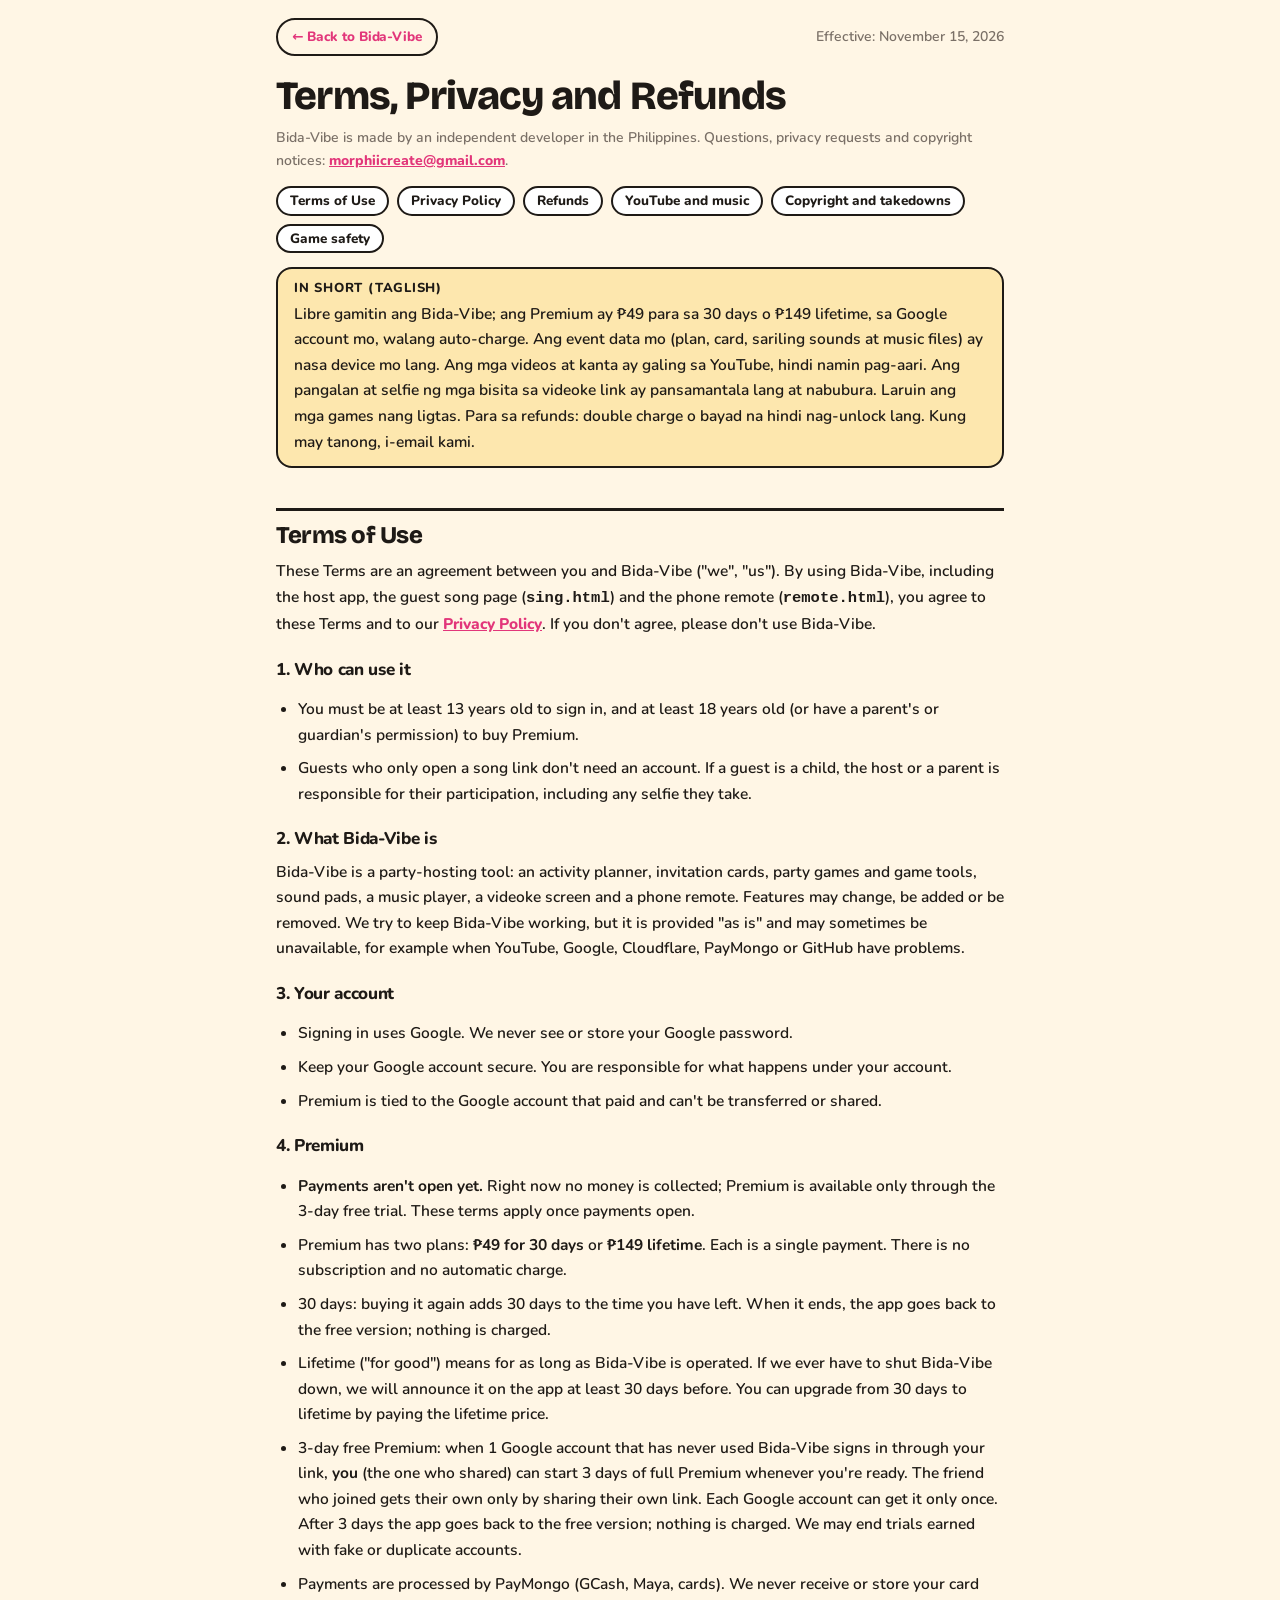
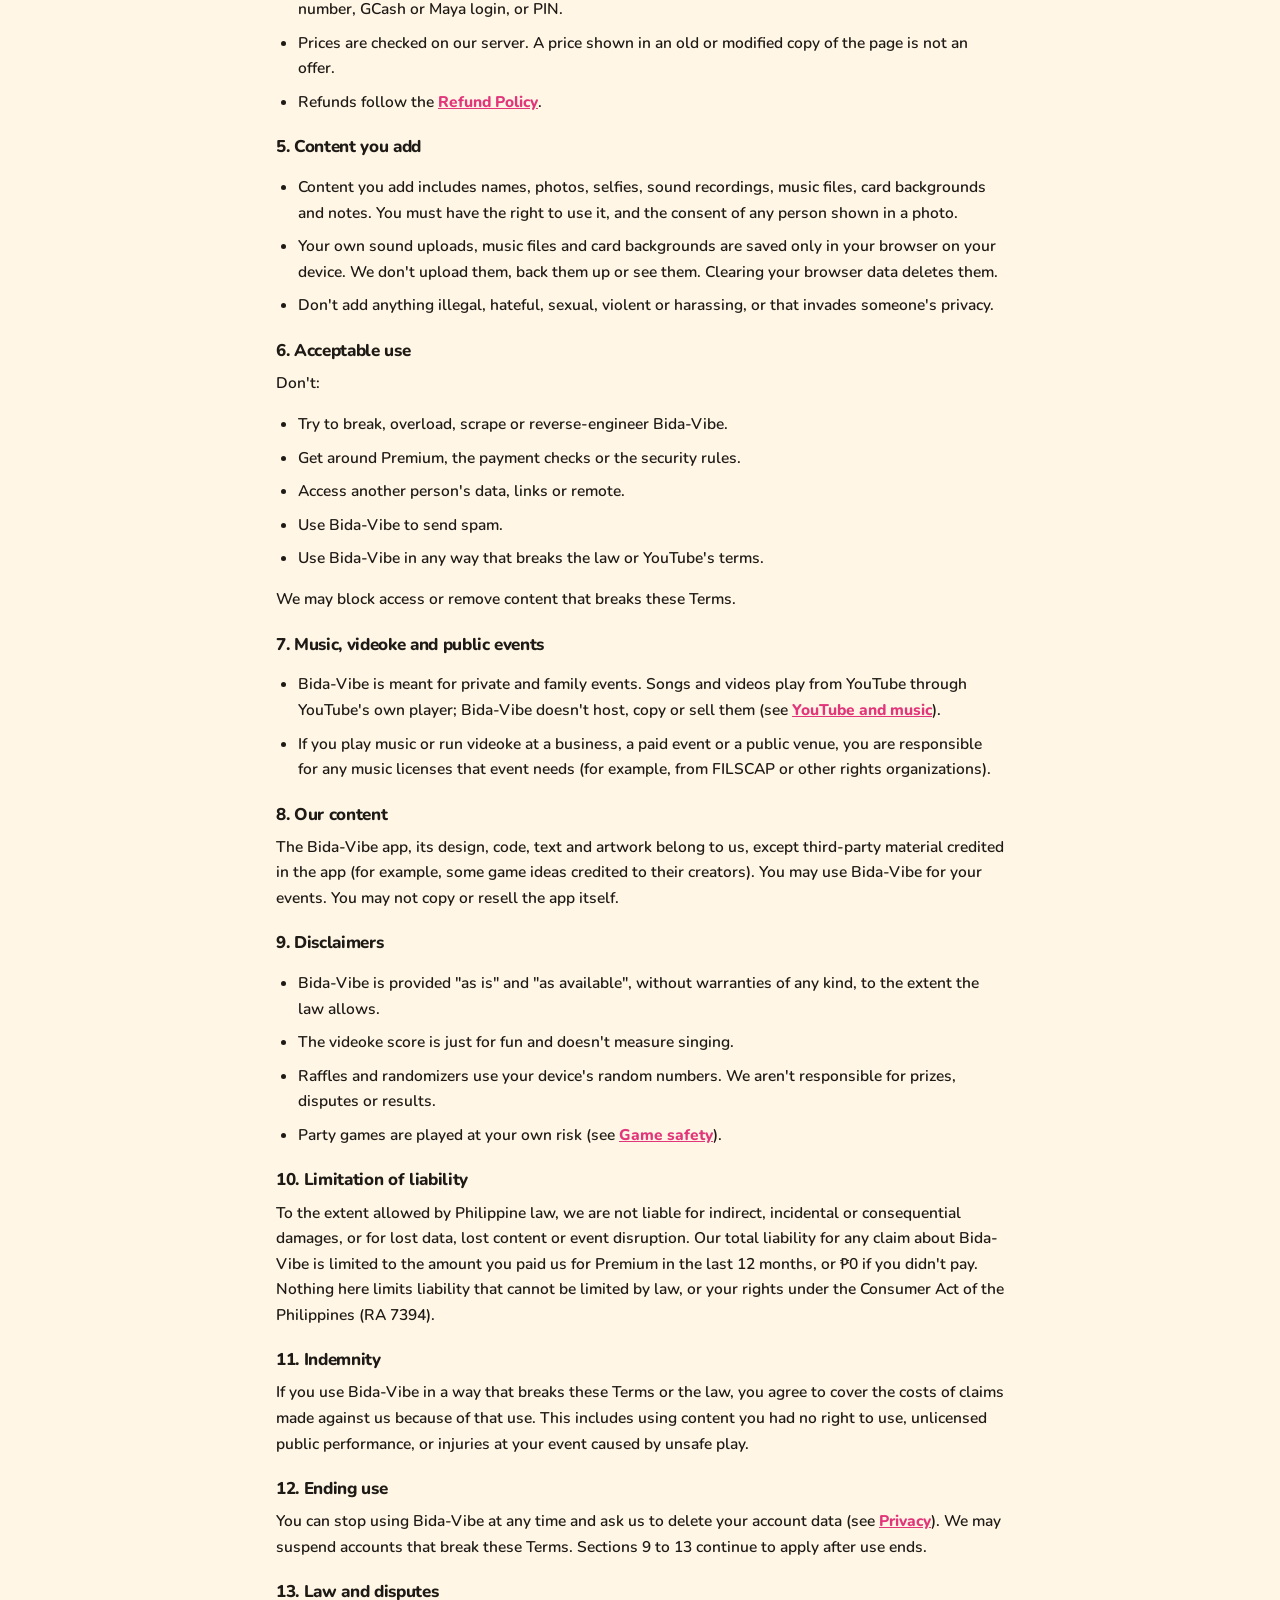
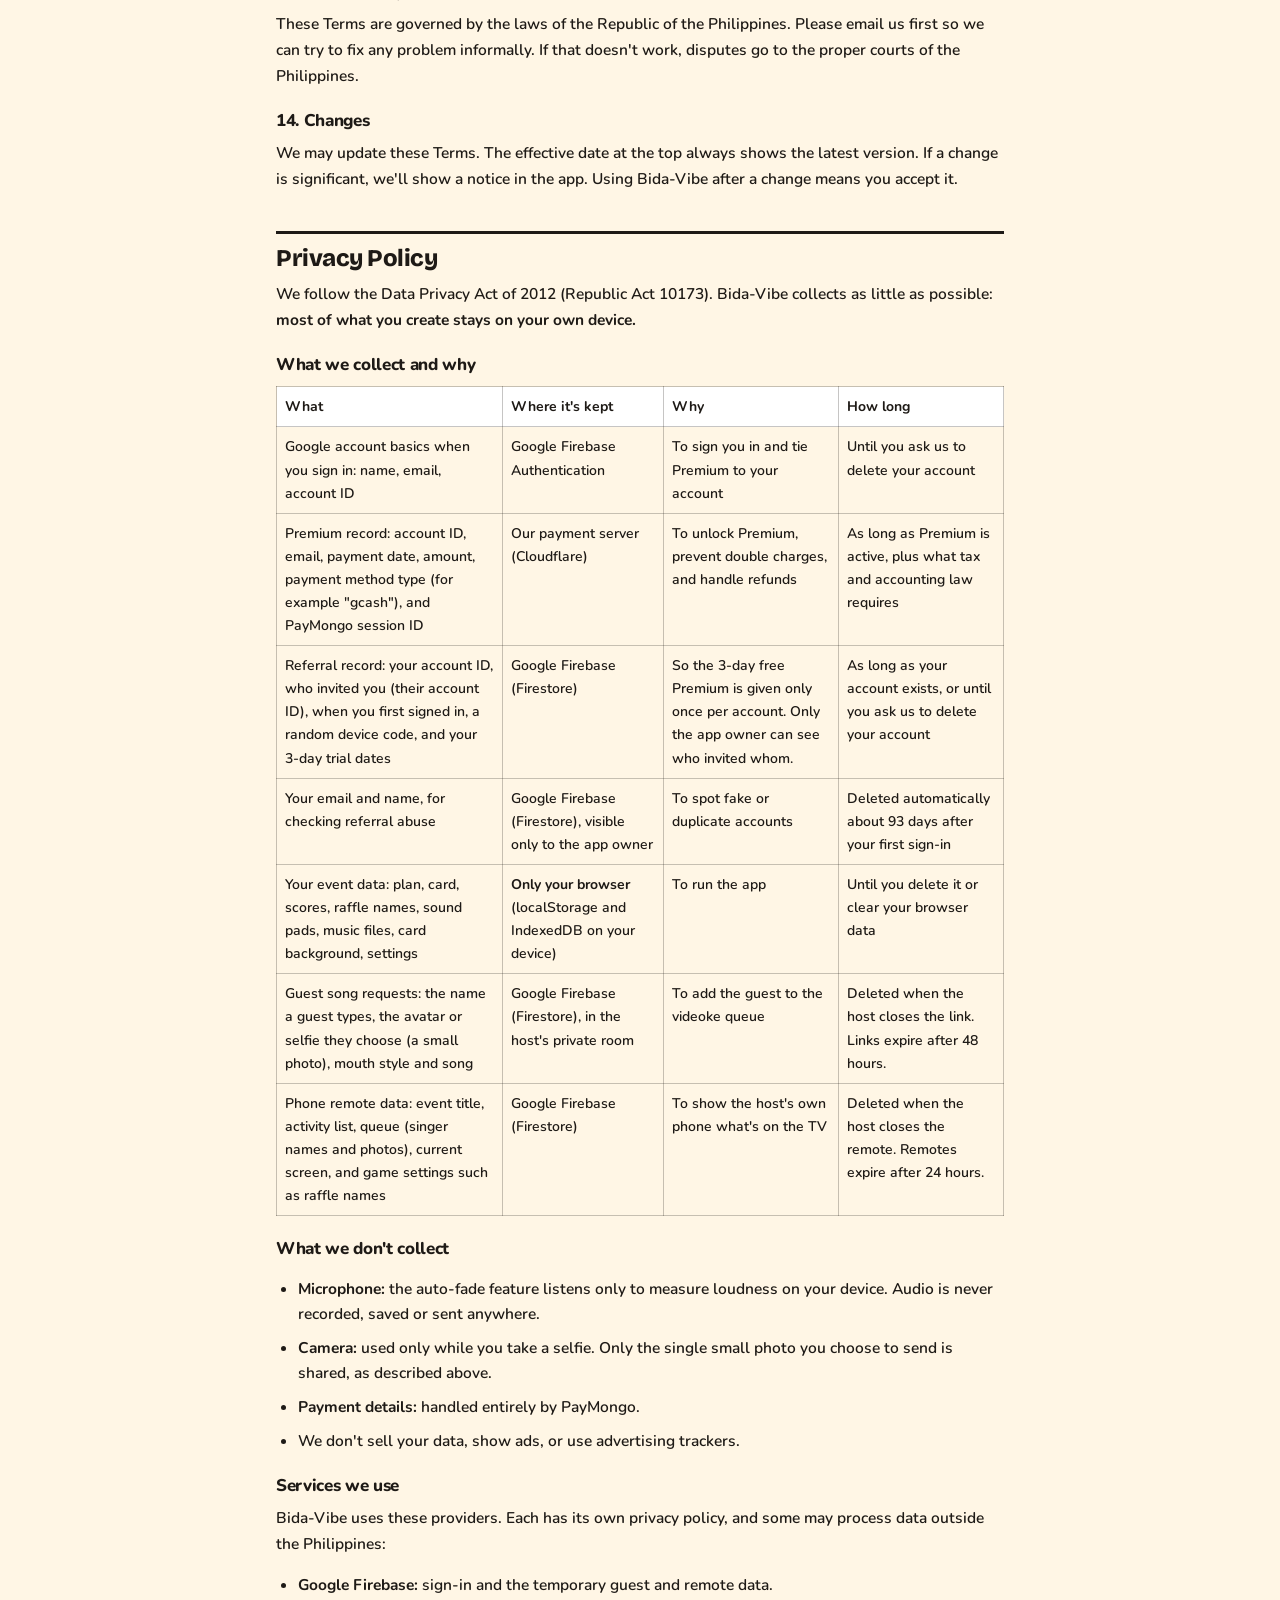
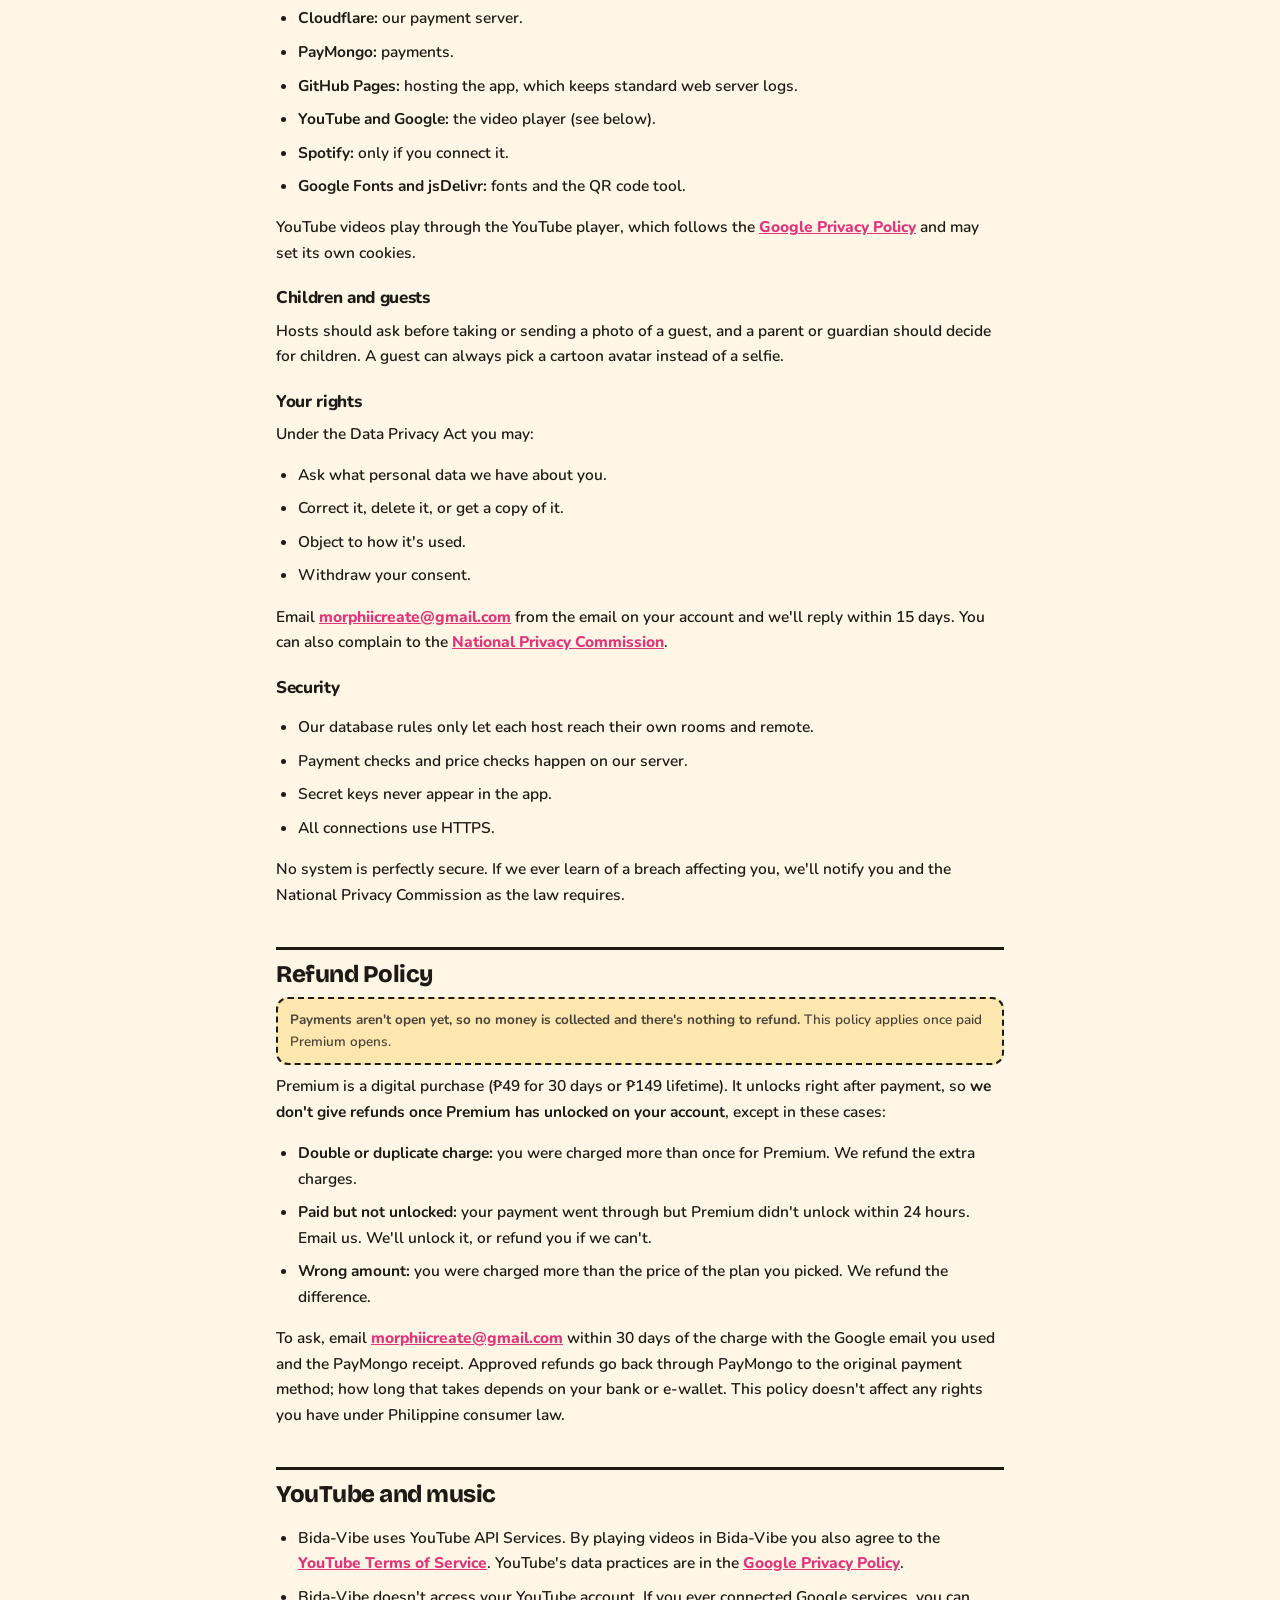
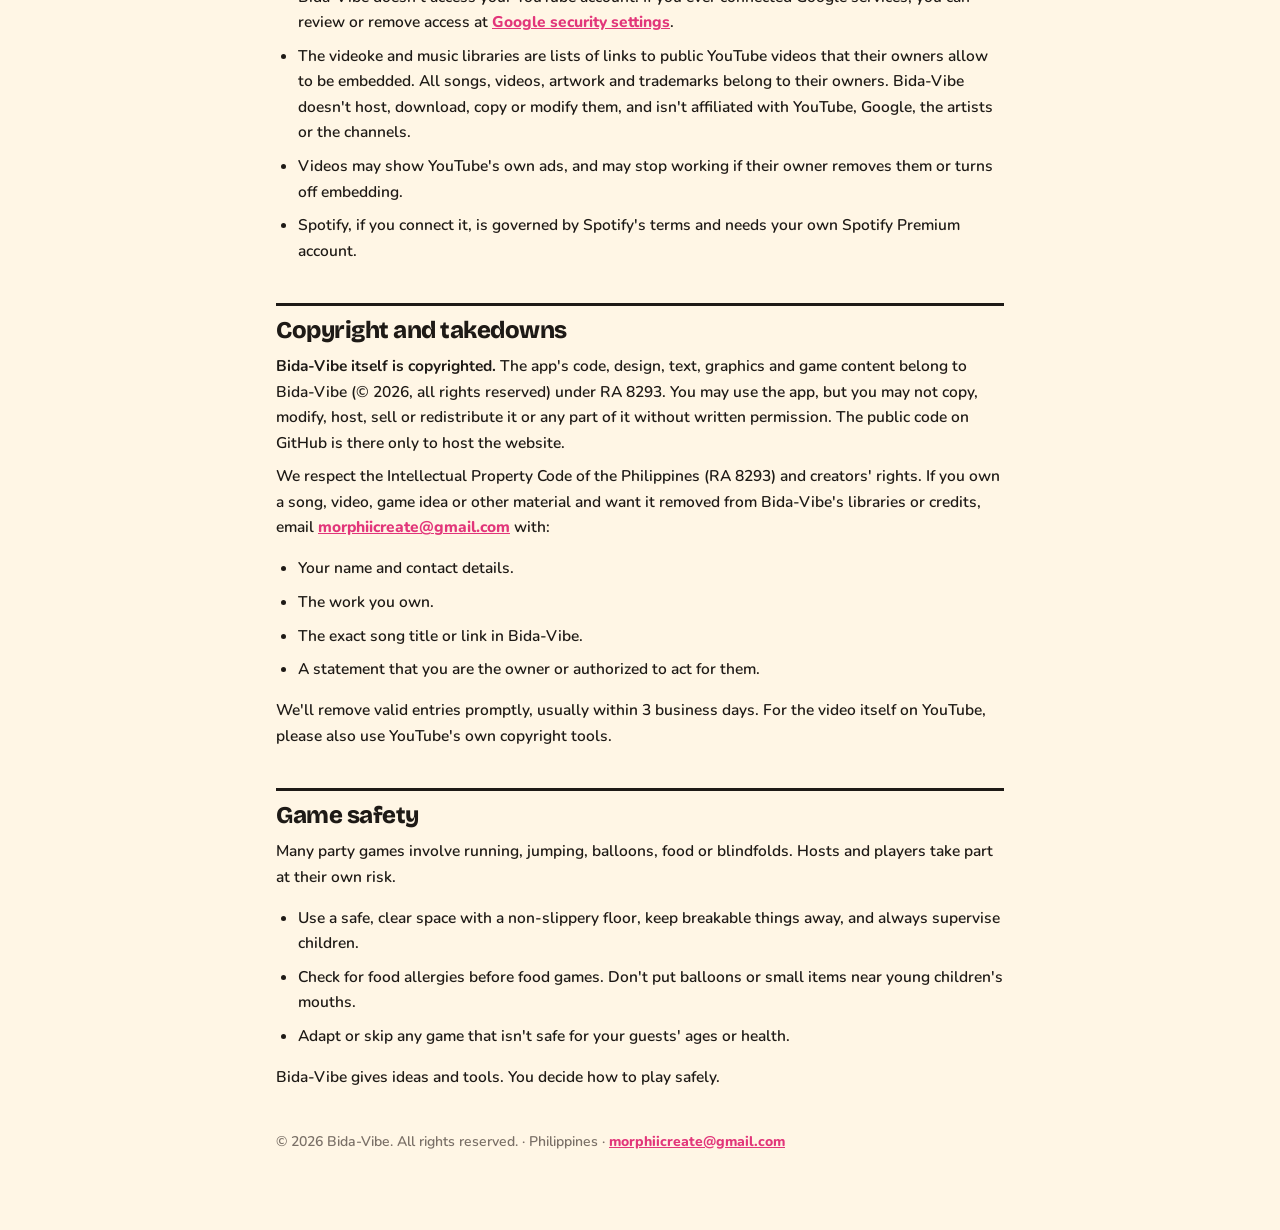
<file: legal.html>
<!DOCTYPE html>
<html lang="en">
<head>
<meta charset="UTF-8">
<meta name="viewport" content="width=device-width, initial-scale=1, viewport-fit=cover">
<meta name="theme-color" content="#1E1A16">
<meta name="referrer" content="strict-origin-when-cross-origin">
<meta http-equiv="Content-Security-Policy" content="object-src 'none'; base-uri 'self'; form-action 'self'; upgrade-insecure-requests">
<!-- Anti-clickjacking: if another site loads this page inside a frame, show nothing -->
<style id="antiframe">html{display:none}</style>
<script>if (window.top === window.self) { document.getElementById('antiframe').remove(); } else { try { window.top.location = window.self.location; } catch (e) {} }</script>
<title>Bida-Vibe · Terms, Privacy and Refunds</title>
<meta name="description" content="Bida-Vibe Terms of Use, Privacy Policy, Refund Policy, and copyright and YouTube notices.">
<link rel="icon" href="data:image/svg+xml,%3Csvg xmlns='http://www.w3.org/2000/svg' viewBox='0 0 64 64'%3E%3Cpath d='M4 8h56l-6 24-22 24L10 32z' fill='%23E2367A' stroke='%231E1A16' stroke-width='4' stroke-linejoin='round'/%3E%3Ccircle cx='32' cy='24' r='7' fill='%23FFF6E5'/%3E%3C/svg%3E">
<link rel="preconnect" href="https://fonts.googleapis.com">
<link rel="preconnect" href="https://fonts.gstatic.com" crossorigin>
<link href="https://fonts.googleapis.com/css2?family=Bricolage+Grotesque:opsz,wght@12..96,600;12..96,800&family=Nunito:wght@400;600;700;800&display=swap" rel="stylesheet">
<link rel="stylesheet" href="bida.css?v=20261119f">
<style>
  body { background: var(--cream); }
  .lg { max-width: 760px; margin: 0 auto; padding: 18px 16px 70px; font: 600 15.5px/1.65 var(--f); color: var(--ink); }
  .lg-top { display: flex; align-items: center; justify-content: space-between; gap: 10px; flex-wrap: wrap; }
  .lg h1 { font: 800 clamp(28px, 7vw, 40px)/1.1 var(--f2); margin: 18px 0 6px; }
  .lg h2 { font: 800 24px/1.2 var(--f2); margin: 40px 0 8px; padding-top: 10px; border-top: 3px solid var(--ink); scroll-margin-top: 12px; }
  .lg h3 { font: 800 17px/1.3 var(--f); margin: 22px 0 4px; }
  .lg p, .lg li { margin: 8px 0; }
  .lg ul { padding-left: 22px; }
  .lg a { color: var(--magenta); font-weight: 800; }
  .lg .muted { color: var(--ink-3); }
  .lg-toc { display: flex; flex-wrap: wrap; gap: 8px; margin: 14px 0 6px; }
  .lg-toc a { color: var(--ink); text-decoration: none; border: 2px solid var(--ink); border-radius: 99px; padding: 6px 12px; background: #fff; font: 800 13.5px/1 var(--f); }
  .lg-short { background: var(--gold-soft); border: 2px solid var(--ink); border-radius: 16px; padding: 12px 16px; margin: 14px 0; }
  .lg-short b { display: block; font: 800 13px/1.2 var(--f); letter-spacing: .06em; text-transform: uppercase; margin-bottom: 4px; }
  .lg table { width: 100%; border-collapse: collapse; font-size: 14px; margin: 10px 0; }
  .lg th, .lg td { text-align: left; vertical-align: top; border: 1.5px solid rgba(30,26,22,.25); padding: 8px; }
  .lg th { background: #fff; }
  @media (max-width: 560px) { .lg table, .lg tbody, .lg tr, .lg td, .lg th { display: block; } .lg thead { display: none; } .lg td { border-top: 0; } .lg tr { margin-bottom: 10px; border-top: 1.5px solid rgba(30,26,22,.25); } }
</style>
</head>
<body>
<main class="lg">
  <div class="lg-top"><a class="btn btn--ghost btn--sm" href="./">← Back to Bida-Vibe</a><span class="muted">Effective: November 15, 2026</span></div>
  <h1>Terms, Privacy and Refunds</h1>
  <p class="muted">Bida-Vibe is made by an independent developer in the Philippines. Questions, privacy requests and copyright notices: <a href="mailto:morphiicreate@gmail.com">morphiicreate@gmail.com</a>.</p>
  <nav class="lg-toc" aria-label="Sections">
    <a href="#terms">Terms of Use</a><a href="#privacy">Privacy Policy</a><a href="#refunds">Refunds</a><a href="#youtube">YouTube and music</a><a href="#copyright">Copyright and takedowns</a><a href="#safety">Game safety</a>
  </nav>
  <div class="lg-short"><b>In short (Taglish)</b>
    Libre gamitin ang Bida-Vibe; ang Premium ay ₱49 para sa 30 days o ₱149 lifetime, sa Google account mo, walang auto-charge. Ang event data mo (plan, card, sariling sounds at music files) ay nasa device mo lang. Ang mga videos at kanta ay galing sa YouTube, hindi namin pag-aari. Ang pangalan at selfie ng mga bisita sa videoke link ay pansamantala lang at nabubura. Laruin ang mga games nang ligtas. Para sa refunds: double charge o bayad na hindi nag-unlock lang. Kung may tanong, i-email kami.</div>

  <!-- ================= TERMS ================= -->
  <h2 id="terms">Terms of Use</h2>
  <p>These Terms are an agreement between you and Bida-Vibe ("we", "us"). By using Bida-Vibe, including the host app, the guest song page (<code>sing.html</code>) and the phone remote (<code>remote.html</code>), you agree to these Terms and to our <a href="#privacy">Privacy Policy</a>. If you don't agree, please don't use Bida-Vibe.</p>

  <h3>1. Who can use it</h3>
  <ul>
    <li>You must be at least 13 years old to sign in, and at least 18 years old (or have a parent's or guardian's permission) to buy Premium.</li>
    <li>Guests who only open a song link don't need an account. If a guest is a child, the host or a parent is responsible for their participation, including any selfie they take.</li>
  </ul>

  <h3>2. What Bida-Vibe is</h3>
  <p>Bida-Vibe is a party-hosting tool: an activity planner, invitation cards, party games and game tools, sound pads, a music player, a videoke screen and a phone remote. Features may change, be added or be removed. We try to keep Bida-Vibe working, but it is provided "as is" and may sometimes be unavailable, for example when YouTube, Google, Cloudflare, PayMongo or GitHub have problems.</p>

  <h3>3. Your account</h3>
  <ul>
    <li>Signing in uses Google. We never see or store your Google password.</li>
    <li>Keep your Google account secure. You are responsible for what happens under your account.</li>
    <li>Premium is tied to the Google account that paid and can't be transferred or shared.</li>
  </ul>

  <h3>4. Premium</h3>
  <ul>
    <li><b>Payments aren't open yet.</b> Right now no money is collected; Premium is available only through the 3-day free trial. These terms apply once payments open.</li>
    <li>Premium has two plans: <b>₱49 for 30 days</b> or <b>₱149 lifetime</b>. Each is a single payment. There is no subscription and no automatic charge.</li>
    <li>30 days: buying it again adds 30 days to the time you have left. When it ends, the app goes back to the free version; nothing is charged.</li>
    <li>Lifetime ("for good") means for as long as Bida-Vibe is operated. If we ever have to shut Bida-Vibe down, we will announce it on the app at least 30 days before. You can upgrade from 30 days to lifetime by paying the lifetime price.</li>
    <li>3-day free Premium: when 1 Google account that has never used Bida-Vibe signs in through your link, <b>you</b> (the one who shared) can start 3 days of full Premium whenever you're ready. The friend who joined gets their own only by sharing their own link. Each Google account can get it only once. After 3 days the app goes back to the free version; nothing is charged. We may end trials earned with fake or duplicate accounts.</li>
    <li>Payments are processed by PayMongo (GCash, Maya, cards). We never receive or store your card number, GCash or Maya login, or PIN.</li>
    <li>Prices are checked on our server. A price shown in an old or modified copy of the page is not an offer.</li>
    <li>Refunds follow the <a href="#refunds">Refund Policy</a>.</li>
  </ul>

  <h3>5. Content you add</h3>
  <ul>
    <li>Content you add includes names, photos, selfies, sound recordings, music files, card backgrounds and notes. You must have the right to use it, and the consent of any person shown in a photo.</li>
    <li>Your own sound uploads, music files and card backgrounds are saved only in your browser on your device. We don't upload them, back them up or see them. Clearing your browser data deletes them.</li>
    <li>Don't add anything illegal, hateful, sexual, violent or harassing, or that invades someone's privacy.</li>
  </ul>

  <h3>6. Acceptable use</h3>
  <p>Don't:</p>
  <ul>
    <li>Try to break, overload, scrape or reverse-engineer Bida-Vibe.</li>
    <li>Get around Premium, the payment checks or the security rules.</li>
    <li>Access another person's data, links or remote.</li>
    <li>Use Bida-Vibe to send spam.</li>
    <li>Use Bida-Vibe in any way that breaks the law or YouTube's terms.</li>
  </ul>
  <p>We may block access or remove content that breaks these Terms.</p>

  <h3>7. Music, videoke and public events</h3>
  <ul>
    <li>Bida-Vibe is meant for private and family events. Songs and videos play from YouTube through YouTube's own player; Bida-Vibe doesn't host, copy or sell them (see <a href="#youtube">YouTube and music</a>).</li>
    <li>If you play music or run videoke at a business, a paid event or a public venue, you are responsible for any music licenses that event needs (for example, from FILSCAP or other rights organizations).</li>
  </ul>

  <h3>8. Our content</h3>
  <p>The Bida-Vibe app, its design, code, text and artwork belong to us, except third-party material credited in the app (for example, some game ideas credited to their creators). You may use Bida-Vibe for your events. You may not copy or resell the app itself.</p>

  <h3>9. Disclaimers</h3>
  <ul>
    <li>Bida-Vibe is provided "as is" and "as available", without warranties of any kind, to the extent the law allows.</li>
    <li>The videoke score is just for fun and doesn't measure singing.</li>
    <li>Raffles and randomizers use your device's random numbers. We aren't responsible for prizes, disputes or results.</li>
    <li>Party games are played at your own risk (see <a href="#safety">Game safety</a>).</li>
  </ul>

  <h3>10. Limitation of liability</h3>
  <p>To the extent allowed by Philippine law, we are not liable for indirect, incidental or consequential damages, or for lost data, lost content or event disruption. Our total liability for any claim about Bida-Vibe is limited to the amount you paid us for Premium in the last 12 months, or ₱0 if you didn't pay. Nothing here limits liability that cannot be limited by law, or your rights under the Consumer Act of the Philippines (RA 7394).</p>

  <h3>11. Indemnity</h3>
  <p>If you use Bida-Vibe in a way that breaks these Terms or the law, you agree to cover the costs of claims made against us because of that use. This includes using content you had no right to use, unlicensed public performance, or injuries at your event caused by unsafe play.</p>

  <h3>12. Ending use</h3>
  <p>You can stop using Bida-Vibe at any time and ask us to delete your account data (see <a href="#privacy">Privacy</a>). We may suspend accounts that break these Terms. Sections 9 to 13 continue to apply after use ends.</p>

  <h3>13. Law and disputes</h3>
  <p>These Terms are governed by the laws of the Republic of the Philippines. Please email us first so we can try to fix any problem informally. If that doesn't work, disputes go to the proper courts of the Philippines.</p>

  <h3>14. Changes</h3>
  <p>We may update these Terms. The effective date at the top always shows the latest version. If a change is significant, we'll show a notice in the app. Using Bida-Vibe after a change means you accept it.</p>

  <!-- ================= PRIVACY ================= -->
  <h2 id="privacy">Privacy Policy</h2>
  <p>We follow the Data Privacy Act of 2012 (Republic Act 10173). Bida-Vibe collects as little as possible: <b>most of what you create stays on your own device.</b></p>

  <h3>What we collect and why</h3>
  <table>
    <thead><tr><th>What</th><th>Where it's kept</th><th>Why</th><th>How long</th></tr></thead>
    <tbody>
      <tr><td>Google account basics when you sign in: name, email, account ID</td><td>Google Firebase Authentication</td><td>To sign you in and tie Premium to your account</td><td>Until you ask us to delete your account</td></tr>
      <tr><td>Premium record: account ID, email, payment date, amount, payment method type (for example "gcash"), and PayMongo session ID</td><td>Our payment server (Cloudflare)</td><td>To unlock Premium, prevent double charges, and handle refunds</td><td>As long as Premium is active, plus what tax and accounting law requires</td></tr>
      <tr><td>Referral record: your account ID, who invited you (their account ID), when you first signed in, a random device code, and your 3-day trial dates</td><td>Google Firebase (Firestore)</td><td>So the 3-day free Premium is given only once per account. Only the app owner can see who invited whom.</td><td>As long as your account exists, or until you ask us to delete your account</td></tr>
      <tr><td>Your email and name, for checking referral abuse</td><td>Google Firebase (Firestore), visible only to the app owner</td><td>To spot fake or duplicate accounts</td><td>Deleted automatically about 93 days after your first sign-in</td></tr>
      <tr><td>Your event data: plan, card, scores, raffle names, sound pads, music files, card background, settings</td><td><b>Only your browser</b> (localStorage and IndexedDB on your device)</td><td>To run the app</td><td>Until you delete it or clear your browser data</td></tr>
      <tr><td>Guest song requests: the name a guest types, the avatar or selfie they choose (a small photo), mouth style and song</td><td>Google Firebase (Firestore), in the host's private room</td><td>To add the guest to the videoke queue</td><td>Deleted when the host closes the link. Links expire after 48 hours.</td></tr>
      <tr><td>Phone remote data: event title, activity list, queue (singer names and photos), current screen, and game settings such as raffle names</td><td>Google Firebase (Firestore)</td><td>To show the host's own phone what's on the TV</td><td>Deleted when the host closes the remote. Remotes expire after 24 hours.</td></tr>
    </tbody>
  </table>

  <h3>What we don't collect</h3>
  <ul>
    <li><b>Microphone:</b> the auto-fade feature listens only to measure loudness on your device. Audio is never recorded, saved or sent anywhere.</li>
    <li><b>Camera:</b> used only while you take a selfie. Only the single small photo you choose to send is shared, as described above.</li>
    <li><b>Payment details:</b> handled entirely by PayMongo.</li>
    <li>We don't sell your data, show ads, or use advertising trackers.</li>
  </ul>

  <h3>Services we use</h3>
  <p>Bida-Vibe uses these providers. Each has its own privacy policy, and some may process data outside the Philippines:</p>
  <ul>
    <li><b>Google Firebase:</b> sign-in and the temporary guest and remote data.</li>
    <li><b>Cloudflare:</b> our payment server.</li>
    <li><b>PayMongo:</b> payments.</li>
    <li><b>GitHub Pages:</b> hosting the app, which keeps standard web server logs.</li>
    <li><b>YouTube and Google:</b> the video player (see below).</li>
    <li><b>Spotify:</b> only if you connect it.</li>
    <li><b>Google Fonts and jsDelivr:</b> fonts and the QR code tool.</li>
  </ul>
  <p>YouTube videos play through the YouTube player, which follows the <a href="https://policies.google.com/privacy" target="_blank" rel="noopener noreferrer">Google Privacy Policy</a> and may set its own cookies.</p>

  <h3>Children and guests</h3>
  <p>Hosts should ask before taking or sending a photo of a guest, and a parent or guardian should decide for children. A guest can always pick a cartoon avatar instead of a selfie.</p>

  <h3>Your rights</h3>
  <p>Under the Data Privacy Act you may:</p>
  <ul>
    <li>Ask what personal data we have about you.</li>
    <li>Correct it, delete it, or get a copy of it.</li>
    <li>Object to how it's used.</li>
    <li>Withdraw your consent.</li>
  </ul>
  <p>Email <a href="mailto:morphiicreate@gmail.com">morphiicreate@gmail.com</a> from the email on your account and we'll reply within 15 days. You can also complain to the <a href="https://privacy.gov.ph" target="_blank" rel="noopener noreferrer">National Privacy Commission</a>.</p>

  <h3>Security</h3>
  <ul>
    <li>Our database rules only let each host reach their own rooms and remote.</li>
    <li>Payment checks and price checks happen on our server.</li>
    <li>Secret keys never appear in the app.</li>
    <li>All connections use HTTPS.</li>
  </ul>
  <p>No system is perfectly secure. If we ever learn of a breach affecting you, we'll notify you and the National Privacy Commission as the law requires.</p>

  <!-- ================= REFUNDS ================= -->
  <h2 id="refunds">Refund Policy</h2>
  <p class="note"><b>Payments aren't open yet, so no money is collected and there's nothing to refund.</b> This policy applies once paid Premium opens.</p>
  <p>Premium is a digital purchase (₱49 for 30 days or ₱149 lifetime). It unlocks right after payment, so <b>we don't give refunds once Premium has unlocked on your account</b>, except in these cases:</p>
  <ul>
    <li><b>Double or duplicate charge:</b> you were charged more than once for Premium. We refund the extra charges.</li>
    <li><b>Paid but not unlocked:</b> your payment went through but Premium didn't unlock within 24 hours. Email us. We'll unlock it, or refund you if we can't.</li>
    <li><b>Wrong amount:</b> you were charged more than the price of the plan you picked. We refund the difference.</li>
  </ul>
  <p>To ask, email <a href="mailto:morphiicreate@gmail.com">morphiicreate@gmail.com</a> within 30 days of the charge with the Google email you used and the PayMongo receipt. Approved refunds go back through PayMongo to the original payment method; how long that takes depends on your bank or e-wallet. This policy doesn't affect any rights you have under Philippine consumer law.</p>

  <!-- ================= YOUTUBE ================= -->
  <h2 id="youtube">YouTube and music</h2>
  <ul>
    <li>Bida-Vibe uses YouTube API Services. By playing videos in Bida-Vibe you also agree to the <a href="https://www.youtube.com/t/terms" target="_blank" rel="noopener noreferrer">YouTube Terms of Service</a>. YouTube's data practices are in the <a href="https://policies.google.com/privacy" target="_blank" rel="noopener noreferrer">Google Privacy Policy</a>.</li>
    <li>Bida-Vibe doesn't access your YouTube account. If you ever connected Google services, you can review or remove access at <a href="https://myaccount.google.com/permissions" target="_blank" rel="noopener noreferrer">Google security settings</a>.</li>
    <li>The videoke and music libraries are lists of links to public YouTube videos that their owners allow to be embedded. All songs, videos, artwork and trademarks belong to their owners. Bida-Vibe doesn't host, download, copy or modify them, and isn't affiliated with YouTube, Google, the artists or the channels.</li>
    <li>Videos may show YouTube's own ads, and may stop working if their owner removes them or turns off embedding.</li>
    <li>Spotify, if you connect it, is governed by Spotify's terms and needs your own Spotify Premium account.</li>
  </ul>

  <!-- ================= COPYRIGHT ================= -->
  <h2 id="copyright">Copyright and takedowns</h2>
  <p><b>Bida-Vibe itself is copyrighted.</b> The app's code, design, text, graphics and game content belong to Bida-Vibe (© 2026, all rights reserved) under RA 8293. You may use the app, but you may not copy, modify, host, sell or redistribute it or any part of it without written permission. The public code on GitHub is there only to host the website.</p>
  <p>We respect the Intellectual Property Code of the Philippines (RA 8293) and creators' rights. If you own a song, video, game idea or other material and want it removed from Bida-Vibe's libraries or credits, email <a href="mailto:morphiicreate@gmail.com">morphiicreate@gmail.com</a> with:</p>
  <ul>
    <li>Your name and contact details.</li>
    <li>The work you own.</li>
    <li>The exact song title or link in Bida-Vibe.</li>
    <li>A statement that you are the owner or authorized to act for them.</li>
  </ul>
  <p>We'll remove valid entries promptly, usually within 3 business days. For the video itself on YouTube, please also use YouTube's own copyright tools.</p>

  <!-- ================= SAFETY ================= -->
  <h2 id="safety">Game safety</h2>
  <p>Many party games involve running, jumping, balloons, food or blindfolds. Hosts and players take part at their own risk.</p>
  <ul>
    <li>Use a safe, clear space with a non-slippery floor, keep breakable things away, and always supervise children.</li>
    <li>Check for food allergies before food games. Don't put balloons or small items near young children's mouths.</li>
    <li>Adapt or skip any game that isn't safe for your guests' ages or health.</li>
  </ul>
  <p>Bida-Vibe gives ideas and tools. You decide how to play safely.</p>

  <p class="muted" style="margin-top:40px">© 2026 Bida-Vibe. All rights reserved. · Philippines · <a href="mailto:morphiicreate@gmail.com">morphiicreate@gmail.com</a></p>
</main>
</body>
</html>
</file>
<file: bida.css>
/* ============================================================
   Bida-Vibe — flat fiesta styles (no gradients)
   ============================================================ */
html, body { background: #FFF6E5; }

:root {
  --cream: #FFF6E5;
  --paper: #FFFDF8;
  --ink: #1E1A16;
  --ink-2: #4A433C;
  --ink-3: #7A7067;
  --line: #1E1A16;
  --magenta: #E2367A;
  --magenta-soft: #FBD3E2;
  --turq: #0FA3A3;
  --turq-soft: #C9EEEC;
  --gold: #F6B21B;
  --gold-soft: #FDE7AE;
  --chili: #E4452B;
  --chili-soft: #F9D0C7;
  --leaf: #3E9B4F;
  --leaf-soft: #D3EDD5;
  --f: 'Nunito', system-ui, sans-serif;
  --f2: 'Bricolage Grotesque', 'Nunito', sans-serif;
  --r-sm: 10px; --r-md: 16px; --r-lg: 22px; --r-xl: 30px;
  --shadow: 4px 4px 0 var(--ink);
  --shadow-sm: 2px 2px 0 var(--ink);
  --ease-out: cubic-bezier(.22,1,.36,1);
  --ease-spring: cubic-bezier(.34,1.56,.64,1);
  --tab-h: 68px;
}

*, *::before, *::after { box-sizing: border-box; }
html { -webkit-text-size-adjust: 100%; overflow-x: clip; }
body {
  margin: 0; color: var(--ink); font: 400 16px/1.55 var(--f);
  -webkit-font-smoothing: antialiased; -moz-osx-font-smoothing: grayscale;
  overflow-x: clip; min-height: 100dvh;
}
::selection { background: var(--gold); color: var(--ink); }
button, input, select, textarea { font: inherit; color: inherit; }
button { cursor: pointer; }
:focus-visible { outline: 3px solid var(--turq); outline-offset: 2px; border-radius: 6px; }
[hidden] { display: none !important; }
.ic { width: 20px; height: 20px; flex: none; }
h1, h2, h3, h4 { font-family: var(--f2); line-height: 1.05; margin: 0; letter-spacing: -.02em; }
p { margin: 0; }

/* ---------- Buttons ---------- */
.btn {
  position: relative; display: inline-flex; align-items: center; justify-content: center; gap: 8px;
  min-height: 44px; padding: 10px 20px; border: 2px solid var(--ink); border-radius: 999px;
  background: var(--paper); color: var(--ink); font: 800 15px/1 var(--f); letter-spacing: -.005em;
  overflow: hidden; isolation: isolate; box-shadow: var(--shadow-sm); text-decoration: none;
  transition: transform .2s var(--ease-out), box-shadow .2s var(--ease-out), color .35s var(--ease-out);
  -webkit-tap-highlight-color: transparent; user-select: none;
}
.btn::after {
  content: ""; position: absolute; inset: 0; z-index: -1; background: var(--fill, var(--gold));
  transform: translateX(-101%); transition: transform .4s var(--ease-out);
}
@media (hover: hover) {
  .btn:hover { transform: translate(-2px,-2px); box-shadow: var(--shadow); }
  .btn:hover::after { transform: translateX(0); }
}
.btn:active { transform: translate(2px,2px); box-shadow: none; }
.btn--sm { min-height: 38px; padding: 8px 14px; font-size: 13.5px; }
.btn--lg { min-height: 54px; padding: 14px 26px; font-size: 16.5px; }
.btn--block { width: 100%; }
.btn--ink     { background: var(--ink); color: var(--cream); --fill: var(--turq); }
.btn--magenta { background: var(--magenta); color: #fff; --fill: var(--ink); }
.btn--turq    { background: var(--turq); color: #fff; --fill: var(--ink); }
.btn--gold    { background: var(--gold); --fill: var(--paper); }
.btn--chili   { background: var(--chili); color: #fff; --fill: var(--ink); }
.btn--leaf    { background: var(--leaf); color: #fff; --fill: var(--ink); }
.btn--ghost   { background: transparent; box-shadow: none; --fill: var(--gold-soft); }
.btn--ghost:hover { box-shadow: var(--shadow-sm); }
.btn[disabled] { opacity: .45; pointer-events: none; }
.icon-btn {
  width: 38px; height: 38px; display: inline-grid; place-items: center; border-radius: 12px;
  border: 2px solid var(--ink); background: var(--paper); color: var(--ink); box-shadow: var(--shadow-sm);
  transition: transform .15s var(--ease-out), box-shadow .15s;
}
.icon-btn:active { transform: translate(2px,2px); box-shadow: none; }
.icon-btn .ic { width: 18px; height: 18px; }
.icon-btn--plain { border-color: transparent; box-shadow: none; background: transparent; }

/* ---------- Bunting / papel picado ---------- */
.bunting { position: relative; height: 54px; overflow: hidden; pointer-events: none; }
.bunting svg { display: block; width: 100%; height: 100%; }
.bunting .flag { transform-box: fill-box; transform-origin: 50% 0; animation: sway 3.2s ease-in-out infinite alternate; }
@keyframes sway { from { transform: rotate(-4deg); } to { transform: rotate(4deg); } }
.bunting--app { height: 30px; }

/* ---------- Landing ---------- */
.landing {
  position: fixed; inset: 0; z-index: 40; overflow-y: auto; background: var(--cream);
  display: grid; grid-template-rows: auto auto 1fr auto; padding-bottom: max(32px, env(safe-area-inset-bottom));
}
.landing .bunting--hero { height: 74px; }
.land-nav { display: flex; align-items: center; justify-content: space-between; padding: 6px 20px 0; max-width: 1200px; width: 100%; margin: 0 auto; }
.wordmark {
  font: 800 24px/1 var(--f2); letter-spacing: -.045em; color: var(--ink); text-decoration: none;
  background: none; border: 0; padding: 0;
}
.wordmark span { color: var(--magenta); }
.wordmark--sm { font-size: 21px; }
.land-hero { max-width: 1200px; width: 100%; margin: 0 auto; padding: 40px 20px 24px; }
.eyebrow { display: inline-flex; align-items: center; gap: 10px; font: 800 12.5px/1 var(--f); letter-spacing: .16em; text-transform: uppercase; color: var(--ink-2); }
.eyebrow .dot { width: 9px; height: 9px; border-radius: 50%; background: var(--chili); box-shadow: 0 0 0 2px var(--ink); }
.land-h1 {
  margin: 18px 0 20px; font: 800 clamp(64px, 15vw, 168px)/.86 var(--f2); letter-spacing: -.055em;
  display: flex; flex-direction: column;
}
.land-h1 span { display: block; }
.hl-magenta { color: var(--magenta); }
.hl-turq { color: var(--turq); }
.land-sub { max-width: 34rem; font-size: clamp(16px, 1.6vw, 18.5px); color: var(--ink-2); font-weight: 600; }
.land-cta { display: flex; flex-wrap: wrap; gap: 12px; margin-top: 28px; }
.land-stats { list-style: none; display: flex; gap: 32px; margin: 36px 0 0; padding: 0; flex-wrap: wrap; }
.land-stats li { display: flex; flex-direction: column; }
.land-stats b { font: 800 40px/1 var(--f2); letter-spacing: -.04em; font-variant-numeric: tabular-nums; }
.land-stats span { font: 800 11px/1.3 var(--f); letter-spacing: .14em; text-transform: uppercase; color: var(--ink-3); margin-top: 4px; }
.land-cards { display: none; }
.tcard {
  border: 2px solid var(--ink); border-radius: var(--r-lg); padding: 16px 18px; box-shadow: var(--shadow);
  display: flex; flex-direction: column; gap: 4px; background: var(--paper);
}
.tcard small { font: 800 11px/1 var(--f); letter-spacing: .14em; text-transform: uppercase; }
.tcard b { font: 800 20px/1.15 var(--f2); letter-spacing: -.02em; }
.tcard em { font-style: normal; font-weight: 700; font-size: 13px; color: var(--ink-2); }
.tcard--gold { background: var(--gold); }
.tcard--turq { background: var(--turq-soft); }
.tcard--magenta { background: var(--magenta); color: #fff; }
.tcard--magenta em { color: #fff; }

@media (min-width: 980px) {
  .land-hero { padding-top: 56px; display: grid; grid-template-columns: minmax(0, 1.2fr) minmax(0, .8fr); column-gap: 48px; align-items: start; }
  .land-hero > * { grid-column: 1; }
  .land-hero > .land-cards {
    grid-column: 2; grid-row: 1 / span 6; display: flex; flex-direction: column; gap: 18px; justify-self: end;
    width: min(380px, 100%); margin-top: 64px;
  }
  .tcard:nth-child(1) { transform: rotate(-3deg); }
  .tcard:nth-child(2) { transform: rotate(2deg) translateX(-30px); }
  .tcard:nth-child(3) { transform: rotate(-1.5deg) translateX(10px); }
}

/* Entrance */
.fade-up { animation: fadeUp .8s var(--ease-out) both; animation-delay: var(--d, 0s); }
@keyframes fadeUp { from { opacity: 0; transform: translateY(24px); } to { opacity: 1; transform: none; } }

/* ---------- App shell ---------- */
.app { min-height: 100dvh; padding-bottom: calc(var(--tab-h) + env(safe-area-inset-bottom) + 12px); }
.app-head { position: sticky; top: 0; z-index: 20; background: var(--cream); border-bottom: 2px solid var(--ink); }
.head-row { display: flex; align-items: center; gap: 12px; padding: 6px 16px 10px; }
.head-event { flex: 1; min-width: 0; font: 800 13px/1.2 var(--f); color: var(--ink-2); white-space: nowrap; overflow: hidden; text-overflow: ellipsis; }
.head-event b { color: var(--ink); }
.live-btn .ic { width: 18px; height: 18px; }

.tabs {
  position: fixed; left: 0; right: 0; bottom: 0; z-index: 25; display: grid; grid-template-columns: repeat(6, 1fr);
  background: var(--paper); border-top: 2px solid var(--ink); padding: 6px 6px calc(6px + env(safe-area-inset-bottom));
}
.tabs button {
  display: flex; flex-direction: column; align-items: center; gap: 3px; padding: 6px 2px; min-height: 52px;
  border: 0; background: transparent; border-radius: 14px; font: 800 11px/1 var(--f); color: var(--ink-3);
  transition: background .2s, color .2s;
}
.tabs button .ic { width: 22px; height: 22px; }
.tabs button.active { background: var(--gold); color: var(--ink); box-shadow: inset 0 0 0 2px var(--ink); }

.app-main { max-width: 980px; margin: 0 auto; padding: 20px 16px 24px; }
.panel { display: none; }
.panel.active { display: block; animation: fadeUp .45s var(--ease-out) both; }

.panel-head { display: flex; align-items: flex-end; justify-content: space-between; gap: 12px; margin-bottom: 18px; flex-wrap: wrap; }
.panel-head h2 { font-size: clamp(30px, 6vw, 44px); letter-spacing: -.04em; }
.panel-head p { color: var(--ink-2); font-weight: 600; margin-top: 6px; max-width: 36rem; }
.kicker { font: 800 11.5px/1 var(--f); letter-spacing: .16em; text-transform: uppercase; color: var(--magenta); margin-bottom: 8px; display: block; }

.card {
  background: var(--paper); border: 2px solid var(--ink); border-radius: var(--r-lg); box-shadow: var(--shadow);
  padding: 18px;
}
.card + .card { margin-top: 16px; }
.card h3 { font-size: 21px; margin-bottom: 4px; }
.muted { color: var(--ink-3); font-weight: 600; font-size: 14px; }
.stack > * + * { margin-top: 14px; }

/* Forms */
.field { display: flex; flex-direction: column; gap: 6px; }
.field label, .field-label { font: 800 12px/1 var(--f); letter-spacing: .1em; text-transform: uppercase; color: var(--ink-2); }
.input, select.input, textarea.input {
  width: 100%; min-height: 46px; padding: 10px 14px; border: 2px solid var(--ink); border-radius: 12px;
  background: #fff; font-weight: 700; font-size: 16px; outline: none; transition: box-shadow .15s;
}
.input:focus { box-shadow: var(--shadow-sm); }
textarea.input { min-height: 120px; resize: vertical; line-height: 1.5; font-weight: 600; }
.grid-2 { display: grid; grid-template-columns: 1fr; gap: 14px; }
.grid-2 > * { min-width: 0; }
@media (min-width: 640px) { .grid-2 { grid-template-columns: minmax(0, 1fr) minmax(0, 1fr); } }

/* Games */
.game-filters { display: flex; gap: 8px; overflow-x: auto; padding-bottom: 6px; margin-bottom: 12px; scrollbar-width: none; }
.game-filters::-webkit-scrollbar { display: none; }
.game-filters .chip { flex: none; white-space: nowrap; }
.game-grid { display: grid; grid-template-columns: 1fr; gap: 14px; }
@media (min-width: 640px) { .game-grid { grid-template-columns: repeat(2, 1fr); } }
@media (min-width: 1100px) { .game-grid { grid-template-columns: repeat(3, 1fr); } }
.gcard {
  text-align: left; padding: 0; border: 2px solid var(--ink); border-radius: var(--r-lg); background: #fff; overflow: hidden;
  box-shadow: var(--shadow-sm); transition: transform .2s var(--ease-out), box-shadow .2s; display: flex; flex-direction: column;
}
.gcard:hover { transform: translate(-2px,-2px); box-shadow: var(--shadow); }
.gcard { position: relative; }
.gcard-open { all: unset; display: flex; flex-direction: column; cursor: pointer; text-align: left; }
.gcard-open:focus-visible { outline: 3px solid var(--turq); outline-offset: -3px; }
.gcard-btns { position: absolute; top: 10px; right: 10px; display: flex; gap: 8px; z-index: 2; }
.gcard-btn { width: 38px; height: 38px; border-radius: 50%; border: 2px solid var(--ink); background: #fff; color: var(--ink); display: grid; place-items: center; cursor: pointer;
  box-shadow: 2px 2px 0 var(--ink); font: 800 italic 18px/1 Georgia, serif; }
.gcard-btn .ic { width: 18px; height: 18px; }
.gcard-btn--add { background: var(--magenta); color: #fff; }
.gcard-btn:active { transform: translate(1px, 1px); box-shadow: 1px 1px 0 var(--ink); }
.gcard .scene { border-bottom: 2px solid var(--ink); }
.gcard-body { padding: 14px 16px 16px; display: flex; flex-direction: column; gap: 8px; }
.gcard-body b { font: 800 19px/1.1 var(--f2); letter-spacing: -.02em; }
.gcard-meta { display: flex; flex-wrap: wrap; gap: 6px; }
.gcard-meta span { font: 800 11.5px/1 var(--f); padding: 5px 9px; border-radius: 999px; background: var(--cream); border: 1.5px solid var(--ink); }
.energy { display: inline-flex; gap: 2px; }
.energy i { width: 7px; height: 12px; border-radius: 2px; background: var(--ink); opacity: .2; }
.energy i.on { opacity: 1; background: var(--chili); }

/* Animated scenes */
.scene { aspect-ratio: 16 / 9; width: 100%; display: block; background: var(--turq-soft); }
.scene--gold { background: var(--gold-soft); } .scene--magenta { background: var(--magenta-soft); }
.scene--leaf { background: var(--leaf-soft); } .scene--chili { background: var(--chili-soft); }
.scene svg { width: 100%; height: 100%; display: block; }
.scene text { font-family: var(--f); font-weight: 800; }

/* Game detail */
.gd-scene { border: 2px solid var(--ink); border-radius: var(--r-md); overflow: hidden; }
.gd-steps { list-style: none; margin: 0; padding: 0; counter-reset: s; display: flex; flex-direction: column; gap: 8px; }
.gd-steps li { counter-increment: s; display: grid; grid-template-columns: 34px 1fr; gap: 10px; align-items: start; padding: 10px; border: 2px solid transparent; border-radius: 12px; font-weight: 600; transition: background .3s, border-color .3s; }
.gd-steps li::before { content: counter(s); width: 30px; height: 30px; border-radius: 50%; border: 2px solid var(--ink); display: grid; place-items: center; font: 800 14px/1 var(--f2); background: #fff; }
.gd-steps li.now { background: var(--gold-soft); border-color: var(--ink); }
.gd-steps li.now::before { background: var(--gold); }
.mat-list { list-style: none; margin: 0; padding: 0; display: flex; flex-direction: column; gap: 6px; }
.mat-list li { display: flex; gap: 10px; align-items: center; font-weight: 700; }
.mat-list input { width: 20px; height: 20px; accent-color: var(--leaf); flex: none; }
.host-lines { display: flex; flex-direction: column; gap: 10px; }
.host-line { border-left: 6px solid var(--magenta); background: var(--cream); padding: 10px 12px; border-radius: 0 12px 12px 0; font-weight: 600; }
.host-line small { display: block; font: 800 11px/1 var(--f); letter-spacing: .12em; text-transform: uppercase; color: var(--magenta); margin-bottom: 4px; }
.sec-title { font: 800 12px/1 var(--f); letter-spacing: .14em; text-transform: uppercase; color: var(--ink-2); margin: 18px 0 10px; display: flex; align-items: center; gap: 8px; }
.sec-title .ic { width: 16px; height: 16px; }

/* Premium */
.locked { position: relative; }
.lock-banner {
  display: flex; gap: 14px; align-items: center; padding: 16px; border: 2px solid var(--ink); border-radius: var(--r-lg);
  background: var(--ink); color: var(--cream); margin-bottom: 18px; box-shadow: var(--shadow);
}
.lock-banner .ic { width: 28px; height: 28px; color: var(--gold); }
.lock-banner b { font: 800 17px/1.2 var(--f2); display: block; }
.lock-banner span { font-size: 13.5px; font-weight: 600; opacity: .8; }
.lock-banner .btn { margin-left: auto; flex: none; }
.badge-pro { display: inline-flex; align-items: center; gap: 4px; font: 800 10.5px/1 var(--f); letter-spacing: .1em; text-transform: uppercase; padding: 4px 8px; border-radius: 999px; background: var(--gold); border: 1.5px solid var(--ink); color: var(--ink); vertical-align: middle; }
.badge-pro .ic { width: 12px; height: 12px; }
.tabs button .badge-dot { position: absolute; }

/* Sound pads */
.pads { display: grid; grid-template-columns: repeat(3, 1fr); gap: 10px; }
@media (min-width: 640px) { .pads { grid-template-columns: repeat(4, 1fr); } }
@media (min-width: 900px) { .pads { grid-template-columns: repeat(5, 1fr); } }
.pad {
  position: relative; aspect-ratio: 1 / 1; border: 2px solid var(--ink); border-radius: var(--r-md); background: var(--pc, var(--gold));
  box-shadow: var(--shadow); display: flex; flex-direction: column; align-items: center; justify-content: center; gap: 4px; padding: 8px;
  font: 800 14px/1.1 var(--f); text-align: center; color: var(--ink); transition: transform .08s, box-shadow .08s;
  -webkit-tap-highlight-color: transparent; user-select: none; touch-action: manipulation;
}
.pad small { font-size: 10.5px; font-weight: 800; letter-spacing: .08em; text-transform: uppercase; opacity: .7; }
.pad:active, .pad.hit { transform: translate(4px,4px); box-shadow: 0 0 0 var(--ink); }
.pad .pad-key { position: absolute; top: 6px; left: 8px; font: 800 10px/1 var(--f); opacity: .55; }
.pad .pad-del { position: absolute; top: 4px; right: 4px; width: 26px; height: 26px; border-radius: 8px; border: 1.5px solid var(--ink); background: #fff; display: grid; place-items: center; }
.pad .pad-del .ic { width: 14px; height: 14px; }
.pad--add { background: #fff; border-style: dashed; box-shadow: none; }
.pad--add .ic { width: 26px; height: 26px; }
.pad.disabled { opacity: .5; }
.pc-gold { --pc: var(--gold); } .pc-turq { --pc: var(--turq-soft); } .pc-magenta { --pc: var(--magenta-soft); }
.pc-chili { --pc: var(--chili-soft); } .pc-leaf { --pc: var(--leaf-soft); } .pc-paper { --pc: #fff; }
.rec-row { display: flex; flex-wrap: wrap; gap: 10px; align-items: center; }
.rec-on { animation: blink 1s steps(2) infinite; }
@keyframes blink { 50% { opacity: .35; } }

/* Music */
.src-tabs { display: grid; grid-template-columns: repeat(4, 1fr); gap: 8px; margin-bottom: 14px; }
.src-tab { min-height: 64px; border: 2px solid var(--ink); border-radius: var(--r-md); background: #fff; font: 800 13.5px/1.15 var(--f); display: flex; flex-direction: column; align-items: center; justify-content: center; gap: 4px; padding: 6px; }
.src-tab small { font-size: 10.5px; color: var(--ink-3); font-weight: 800; }
.src-tab.on { background: var(--turq); color: #fff; box-shadow: var(--shadow-sm); }
.src-tab.on small { color: #fff; opacity: .85; }
.yt-host { position: relative; aspect-ratio: 16/9; border: 2px solid var(--ink); border-radius: var(--r-md); overflow: hidden; background: var(--ink); }
.yt-host iframe, .yt-host > div { position: absolute; inset: 0; width: 100%; height: 100%; }
.queue { list-style: none; margin: 10px 0 0; padding: 0; display: flex; flex-direction: column; gap: 6px; max-height: 260px; overflow: auto; }
.queue li { display: flex; align-items: center; gap: 10px; padding: 8px 10px; border: 2px solid var(--ink); border-radius: 12px; background: #fff; font-weight: 700; font-size: 14px; cursor: pointer; }
.queue li.now { background: var(--gold-soft); }
.queue li span { flex: 1; min-width: 0; overflow: hidden; text-overflow: ellipsis; white-space: nowrap; }

/* Sliders, toggles, notes */
.vu { height: 14px; border: 2px solid var(--cream); border-radius: 999px; overflow: hidden; margin-top: 12px; }
.vu i { display: block; height: 100%; width: 0; background: var(--gold); transition: width .08s linear; }
.slider-row { display: grid; grid-template-columns: 1fr auto; gap: 4px 12px; align-items: center; margin-top: 14px; }
.slider-row label { font: 800 12px/1 var(--f); letter-spacing: .1em; text-transform: uppercase; }
.slider-row output { font: 800 14px/1 var(--f2); font-variant-numeric: tabular-nums; }
.slider-row input { grid-column: 1 / -1; }
input[type=range] { -webkit-appearance: none; appearance: none; width: 100%; height: 30px; background: transparent; }
input[type=range]::-webkit-slider-runnable-track { height: 10px; border-radius: 999px; background: var(--paper); border: 2px solid var(--ink); }
input[type=range]::-webkit-slider-thumb { -webkit-appearance: none; width: 26px; height: 26px; margin-top: -10px; border-radius: 50%; background: var(--gold); border: 2px solid var(--ink); }
input[type=range]::-moz-range-track { height: 10px; border-radius: 999px; background: var(--paper); border: 2px solid var(--ink); }
input[type=range]::-moz-range-thumb { width: 22px; height: 22px; border-radius: 50%; background: var(--gold); border: 2px solid var(--ink); }
.toggle { display: flex; align-items: center; gap: 10px; font-weight: 800; font-size: 14px; margin-top: 12px; cursor: pointer; }
.toggle input { width: 22px; height: 22px; accent-color: var(--gold); }
.seg-ctrl { display: inline-flex; border: 2px solid var(--cream); border-radius: 999px; overflow: hidden; margin-top: 12px; }
.seg-ctrl button { border: 0; background: transparent; color: var(--cream); font: 800 13px/1 var(--f); padding: 9px 14px; }
.seg-ctrl button.on { background: var(--gold); color: var(--ink); }
.note { font-size: 13.5px; font-weight: 600; color: var(--ink-2); background: var(--gold-soft); border: 2px dashed var(--ink); border-radius: 12px; padding: 10px 12px; }
.note code { background: #fff; border-radius: 4px; padding: 1px 5px; font-size: 12.5px; }

/* ---------- Plan (event + activity list) ---------- */
.plan-top { display: grid; grid-template-columns: minmax(0, 1fr) minmax(0, 1fr); gap: 10px; }
.plan-top .field { min-width: 0; }
.plan-top .field:first-child, .plan-top .field:last-child { grid-column: 1 / -1; }
/* Date/time inputs have a built-in minimum width in some browsers — let them shrink inside their column */
.input { min-width: 0; max-width: 100%; }
input[type=date].input, input[type=time].input { -webkit-appearance: none; appearance: none; display: block; padding-right: 8px; }
input[type=date]::-webkit-date-and-time-value, input[type=time]::-webkit-date-and-time-value { text-align: left; }

/* Activity checks, notes and the highlighted next activity */
.act-check { flex: none; width: 52px; border: 0; border-right: 2px solid var(--ink); background: #fff; display: grid; place-items: center; cursor: pointer; }
.act-check::before { content: ""; grid-area: 1 / 1; width: 24px; height: 24px; border: 2.5px solid var(--ink); border-radius: 7px; background: #fff; }
.act-check .ic { grid-area: 1 / 1; width: 18px; height: 18px; color: var(--ink); position: relative; z-index: 1; }
.act.is-done .act-check::before { background: var(--leaf); }
.act.is-done .act-check .ic { color: #fff; }
.act.is-done .act-title { text-decoration: line-through; text-decoration-thickness: 2px; color: var(--ink-3); }
.act.is-done .act-time, .act.is-done .act-min { opacity: .55; }
.act-note { grid-column: 1 / -1; display: flex; gap: 6px; align-items: flex-start; font: 600 13.5px/1.4 var(--f); color: var(--ink-2); background: var(--cream); border-radius: 8px; padding: 6px 8px; margin-top: 2px; overflow-wrap: anywhere; }
.act-note .ic { width: 14px; height: 14px; flex: none; margin-top: 2px; }
.act.is-next { background: var(--gold-soft); border-width: 3px; box-shadow: var(--shadow); transform: scale(1.015); margin: 6px 0; }
.act.is-next .act-main { min-height: 84px; padding-top: 16px; padding-bottom: 16px; position: relative; }
.act.is-next .act-title { font-size: 20px; font-family: var(--f2); letter-spacing: -.02em; }
.act.is-next .act-time { font-size: 15px; }
.act.is-next .act-check, .act.is-next .act-move button { background: var(--gold-soft); }
.act-next-tag { position: absolute; top: -1px; left: 10px; font: 800 10.5px/1 var(--f); letter-spacing: .14em; text-transform: uppercase; background: var(--ink); color: var(--gold); padding: 4px 8px; border-radius: 0 0 8px 8px; }
.ln-note { display: flex; gap: 8px; align-items: flex-start; margin-top: 12px; padding: 10px 12px; background: rgba(255,255,255,.7); border: 2px dashed var(--ink); border-radius: 12px; font-weight: 700; font-size: 16px; }
.ln-note .ic { width: 18px; height: 18px; flex: none; margin-top: 2px; }
.pill { cursor: pointer; }
.pill--done { background: var(--leaf); color: #fff; }
.pill--done .ic { width: 14px; height: 14px; }
.game-credit { margin-top: 16px; }
.game-credit a { color: var(--magenta); font-weight: 800; }
.talk-btn.waiting { background: var(--turq); }

/* Saved YouTube links */
.yt-add { display: flex; gap: 8px; }
.yt-add .input { flex: 1; }
.yt-add .btn { flex: none; }
.yt-head { display: flex; justify-content: space-between; align-items: baseline; margin: 18px 0 8px; }
.yt-list { list-style: none; margin: 0; padding: 0; display: flex; flex-direction: column; gap: 8px; }
.yt-list li { display: flex; align-items: stretch; border: 2px solid var(--ink); border-radius: 14px; background: #fff; overflow: hidden; }
.yt-list li.now { background: var(--gold-soft); box-shadow: var(--shadow-sm); }
.yt-list li.locked { opacity: .55; }
.yt-play { flex: 1; min-width: 0; display: flex; align-items: center; gap: 10px; padding: 8px 10px; border: 0; background: none; text-align: left; color: var(--ink); }
.yt-play img, .yt-ph { width: 72px; aspect-ratio: 16 / 9; object-fit: cover; border-radius: 8px; border: 1.5px solid var(--ink); flex: none; background: var(--ink); display: grid; place-items: center; color: var(--cream); }
.yt-ph .ic { width: 18px; height: 18px; }
.yt-t { flex: 1; min-width: 0; display: flex; flex-direction: column; gap: 2px; }
.yt-t b { font: 800 14px/1.25 var(--f); overflow: hidden; display: -webkit-box; -webkit-line-clamp: 2; -webkit-box-orient: vertical; }
.yt-t small { font: 700 12px/1 var(--f); color: var(--ink-3); }
.yt-play > .ic { flex: none; width: 20px; height: 20px; }
.yt-del { border-left: 2px solid var(--ink); border-radius: 0; width: 46px; height: auto; }

/* Floating playlist */
.pl-fab { display: none; position: fixed; z-index: 56; right: 14px; bottom: calc(var(--tab-h) + var(--bar-h) + env(safe-area-inset-bottom) + 12px);
  align-items: center; gap: 8px; min-height: 48px; padding: 0 14px 0 16px; border: 2px solid var(--ink); border-radius: 999px; background: var(--turq); color: #fff;
  font: 800 14px/1 var(--f); box-shadow: var(--shadow); }
.pl-fab b { min-width: 24px; height: 24px; padding: 0 6px; border-radius: 999px; background: #fff; color: var(--ink); display: grid; place-items: center; font-size: 12.5px; }
body.in-app .pl-fab:not([hidden]), body.in-live .pl-fab:not([hidden]) { display: inline-flex; }
body.on-music:not(.in-live) .pl-fab, body.on-music:not(.in-live) .pl-panel { display: none !important; }
body.in-live .pl-fab { bottom: calc(var(--bar-h) + env(safe-area-inset-bottom) + 86px); }
.pl-panel { position: fixed; z-index: 57; right: 12px; left: 12px; bottom: calc(var(--tab-h) + var(--bar-h) + env(safe-area-inset-bottom) + 70px);
  max-height: min(60vh, 520px); overflow-y: auto; background: var(--cream); border: 2px solid var(--ink); border-radius: var(--r-lg); box-shadow: 6px 6px 0 var(--ink); padding: 12px; animation: sheetUp .25s var(--ease-out) both; }
body.in-live .pl-panel { bottom: calc(var(--bar-h) + env(safe-area-inset-bottom) + 144px); }
.pl-head { display: flex; align-items: center; justify-content: space-between; margin-bottom: 8px; font: 800 17px/1 var(--f2); }
@media (min-width: 600px) { .pl-panel { left: auto; width: 420px; } }
@media (min-width: 1100px) {
  .pl-fab { bottom: calc(var(--bar-h) + 16px); }
  .pl-panel { bottom: calc(var(--bar-h) + 76px); }
}

/* Videoke */
.vk-top { display: grid; gap: 16px; }
@media (min-width: 760px) { .vk-top { grid-template-columns: minmax(0, 1fr) minmax(0, 1fr); align-items: start; } }
.vk-remote { background: var(--ink); color: var(--cream); }
.vk-display { background: #0d0b09; border: 2px solid #3a332d; border-radius: 14px; padding: 12px; text-align: center; }
.vk-code { display: flex; justify-content: center; gap: 6px; }
.vk-code span { width: 44px; height: 56px; border-radius: 8px; background: #1f1a15; border: 2px solid #3a332d; display: grid; place-items: center; font: 800 30px/1 var(--f2); color: var(--gold); font-variant-numeric: tabular-nums; }
.vk-title { margin-top: 10px; min-height: 40px; font: 800 15px/1.25 var(--f); color: var(--cream); }
.vk-title small { display: block; font-weight: 700; opacity: .7; font-size: 13px; }
.vk-keys { display: grid; grid-template-columns: repeat(3, 1fr); gap: 8px; margin-top: 12px; }
.vk-keys button { min-height: 56px; border-radius: 14px; border: 2px solid #3a332d; background: #2a241e; color: var(--cream); font: 800 24px/1 var(--f2); box-shadow: 0 3px 0 #000; }
.vk-keys button:active { transform: translateY(2px); box-shadow: none; }
.vk-keys .vk-k-clr { font-size: 15px; background: #3a332d; }
.vk-keys .vk-k-res { font-size: 15px; background: var(--magenta); border-color: var(--magenta); color: #fff; }
.vk-keys .vk-k-res:disabled { opacity: .4; }
.vk-queue h3 small { font-size: 14px; }
.vk-now { display: flex; gap: 10px; align-items: center; margin-top: 10px; padding: 10px 12px; border: 2px solid var(--ink); border-radius: 12px; background: var(--gold-soft); }
.vk-now .ic { color: var(--magenta); }
.vk-now b, .vk-q b, .vk-list b { display: block; font: 800 15px/1.25 var(--f); }
.vk-now small, .vk-q small, .vk-list small { display: block; font: 700 12.5px/1.3 var(--f); color: var(--ink-3); }
.vk-q, .vk-list { list-style: none; margin: 10px 0 0; padding: 0; display: flex; flex-direction: column; gap: 6px; }
.vk-q li, .vk-list li { display: flex; align-items: center; gap: 10px; padding: 8px 10px; border: 2px solid var(--ink); border-radius: 12px; background: #fff; }
.vk-q li > div, .vk-list li > div { flex: 1; min-width: 0; }
.vk-qn { width: 26px; height: 26px; border-radius: 50%; background: var(--cream); border: 1.5px solid var(--ink); display: grid; place-items: center; font: 800 12px/1 var(--f); flex: none; }
.vk-c { flex: none; min-width: 64px; padding: 6px 8px; border-radius: 8px; background: var(--ink); color: var(--gold); font: 800 15px/1 var(--f2); text-align: center; font-variant-numeric: tabular-nums; }
.vk-search { display: flex; gap: 12px; align-items: center; }
.vk-search .input { flex: 1; }
.admin-list .vk-c { min-width: 58px; font-size: 13px; }
.admin-list b small { font-weight: 700; }
/* TV screen */
.vk-stage { position: fixed; inset: 0; z-index: 58; background: #000; color: #fff; display: grid; grid-template-rows: auto 1fr; grid-template-columns: 1fr; }
.vk-bar { display: flex; align-items: center; gap: 10px; padding: 10px 14px; background: #111; flex-wrap: wrap; border-bottom: 4px solid var(--gold); }
.vk-exit { color: #fff; border-color: #fff; }
.vk-nowbar { flex: 1; min-width: 200px; display: flex; align-items: center; gap: 10px; }
.vk-nowbar b { display: block; font: 800 17px/1.2 var(--f2); }
.vk-nowbar small { display: block; font: 700 13px/1.3 var(--f); opacity: .8; }
.vk-btns { display: flex; gap: 8px; align-items: center; flex-wrap: wrap; }
.vk-fs { color: #fff; border-color: #fff; }
.vk-player { grid-row: 2; grid-column: 1; position: relative; min-height: 0; }
.vk-player iframe, .vk-player > div { position: absolute; inset: 0; width: 100%; height: 100%; }

/* Queue on the left: separate boxes, no panel behind. Stops at 3/4 of the screen so lyrics stay visible. */
.vk-side { grid-row: 2; grid-column: 1; align-self: start; justify-self: start; z-index: 2; list-style: none; margin: 0; padding: 14px;
  display: flex; flex-direction: column; gap: 8px; max-height: 75%; overflow: hidden; pointer-events: none; width: min(300px, 42vw); }
.vk-box { display: flex; align-items: center; gap: 10px; padding: 7px 12px 7px 7px; background: #FFF6E5; color: var(--ink); border: 3px solid var(--ink);
  border-radius: 16px; box-shadow: 4px 4px 0 rgba(0,0,0,.55); animation: vkBoxIn .45s var(--ease-out) both; animation-delay: calc(var(--i) * 70ms); flex: none; }
.vk-box .vk-av { flex: none; display: grid; }
.vk-box .vk-av svg { display: block; }
.vk-bt { min-width: 0; display: grid; }
.vk-bt small { font: 800 10.5px/1 var(--f); letter-spacing: .12em; text-transform: uppercase; color: var(--chili); }
.vk-bt b { font: 800 16px/1.15 var(--f2); white-space: nowrap; overflow: hidden; text-overflow: ellipsis; }
.vk-bt em { font: 700 12.5px/1.2 var(--f); font-style: normal; color: var(--ink-3); white-space: nowrap; overflow: hidden; text-overflow: ellipsis; }
.vk-box.now { background: var(--gold); padding: 9px 14px 9px 9px; transform-origin: left center; }
.vk-box.now .vk-bt small { color: var(--ink); }
.vk-box.now .vk-bt b { font-size: 20px; }
.vk-box.now .vk-av { animation: vkBob 1.2s ease-in-out infinite; }
.vk-box.vk-more { justify-content: center; font: 800 13px/1 var(--f); padding: 8px 12px; background: var(--ink); color: #fff; border-color: #fff; }
@keyframes vkBoxIn { from { opacity: 0; transform: translateX(-40px) scale(.9); } }
@keyframes vkBob { 50% { transform: translateY(-4px) rotate(-5deg); } }
@media (max-width: 599px) { .vk-side { width: min(220px, 56vw); padding: 10px; gap: 6px; } .vk-box .vk-av svg { width: 32px; height: 32px; } .vk-box.now .vk-av svg { width: 42px; height: 42px; } .vk-bt b { font-size: 14px; } .vk-box.now .vk-bt b { font-size: 16px; } }

/* "Susunod na kakanta!" intro */
.vk-intro { position: absolute; inset: 0; z-index: 5; display: grid; place-items: center; overflow: hidden; background: var(--magenta); animation: vkIn .35s var(--ease-out) both; }
.vk-intro.out { animation: vkOut .45s ease-in both; }
.vki-rays { position: absolute; left: 50%; top: 50%; width: 260vmax; height: 260vmax; margin: -130vmax 0 0 -130vmax;
  background: repeating-conic-gradient(var(--gold) 0deg 9deg, transparent 9deg 22.5deg); opacity: .5; animation: vkSpin 14s linear infinite; }
.vki-conf i { position: absolute; top: -6%; left: calc(var(--x) * 1%); width: 14px; height: 22px; background: var(--c); border: 2px solid var(--ink);
  transform: rotate(var(--r)); animation: vkFall 2.6s linear var(--d) infinite; }
.vki-card { position: relative; text-align: center; padding: clamp(16px, 3vmin, 26px) clamp(18px, 4vmin, 34px) clamp(18px, 3.4vmin, 30px); background: #FFF6E5; color: var(--ink); border: 5px solid var(--ink); border-radius: 30px;
  box-shadow: 12px 12px 0 var(--ink); max-width: min(680px, 92vw); animation: vkCardIn .6s cubic-bezier(.34,1.56,.64,1) .1s both; }
.vki-tag { display: inline-block; background: var(--ink); color: var(--gold); font: 800 clamp(13px, 2vw, 18px)/1 var(--f); letter-spacing: .16em; text-transform: uppercase;
  padding: 10px 18px; border-radius: 99px; transform: rotate(-3deg); animation: vkWiggle 1.4s ease-in-out infinite; }
.vki-av { margin: 12px auto 2px; width: clamp(84px, 22vmin, 190px); animation: vkDrop .7s cubic-bezier(.34,1.56,.64,1) .35s both, vkBob 1s ease-in-out 1.1s infinite; }
.vki-av svg { width: 100%; height: auto; display: block; }
.vki-name { font: 800 clamp(36px, min(9vw, 12vh), 104px)/1 var(--f2); color: var(--chili); text-shadow: 4px 4px 0 var(--ink); -webkit-text-stroke: 2px var(--ink); margin: 6px 0 12px; word-break: break-word; }
.vki-name span { display: inline-block; animation: vkLetter .5s cubic-bezier(.34,1.56,.64,1) both; animation-delay: calc(.55s + var(--i) * 55ms); }
.vki-song { font: 800 clamp(17px, 2.6vw, 26px)/1.3 var(--f); display: flex; align-items: center; justify-content: center; gap: 10px; flex-wrap: wrap; }
.vki-song small { font-weight: 700; color: var(--ink-3); }
.vki-count { margin: 16px auto 0; min-width: clamp(64px, 13vmin, 96px); height: clamp(64px, 13vmin, 96px); padding: 0 18px; display: inline-grid; place-items: center; border-radius: 99px; background: var(--turq); color: #fff;
  border: 4px solid var(--ink); font: 800 clamp(38px, 8vmin, 58px)/1 var(--f2); box-shadow: 5px 5px 0 var(--ink); opacity: .25; }
.vki-count.pop { opacity: 1; animation: vkPop .5s cubic-bezier(.34,1.56,.64,1) both; }
.vki-count.go { background: var(--chili); font-size: clamp(34px, 6vw, 54px); }
@keyframes vkIn { from { opacity: 0; } }
@keyframes vkOut { to { opacity: 0; transform: scale(1.08); } }
@keyframes vkSpin { to { transform: rotate(360deg); } }
@keyframes vkFall { to { transform: translateY(115vh) rotate(calc(var(--r) + 540deg)); } }
@keyframes vkCardIn { from { opacity: 0; transform: scale(.4) rotate(-8deg); } }
@keyframes vkDrop { from { opacity: 0; transform: translateY(-120px) scale(.5); } }
@keyframes vkLetter { from { opacity: 0; transform: translateY(40px) scale(.3) rotate(12deg); } }
@keyframes vkWiggle { 50% { transform: rotate(3deg) scale(1.05); } }
@keyframes vkPop { from { transform: scale(1.5); opacity: .4; } }
@media (prefers-reduced-motion: reduce) { .vki-rays, .vki-conf i, .vki-av, .vki-tag, .vk-box.now .vk-av { animation: none !important; } }

/* Host library: search + dropdowns, 3 columns on tablet/PC */
.vk-search { flex-wrap: wrap; }
.vk-find { position: relative; flex: 1 1 220px; display: flex; }
.vk-find .input { flex: 1; padding-right: 40px; }
.vk-find-x { position: absolute; right: 6px; top: 50%; transform: translateY(-50%); width: 30px; height: 30px; border-radius: 50%; border: 0; background: var(--cream); color: var(--ink); display: grid; place-items: center; cursor: pointer; padding: 0; }
.vk-find-x .ic { width: 14px; height: 14px; }
.vk-art-btn { display: inline-flex; align-items: center; gap: 6px; min-height: 44px; max-width: 230px; padding: 0 12px; border: 2px solid var(--ink); border-radius: 12px; background: #fff; color: var(--ink); font: 800 14px/1 var(--f); cursor: pointer; }
.vk-art-btn span { overflow: hidden; text-overflow: ellipsis; white-space: nowrap; }
.vk-art-btn .ic { width: 16px; height: 16px; flex: none; }
.vk-art-btn.on { background: var(--gold); box-shadow: 2px 2px 0 var(--ink); }
.vk-tools { display: flex; gap: 8px; align-items: center; flex-wrap: wrap; }
.vk-tool { display: inline-flex; align-items: center; gap: 6px; min-height: 44px; max-width: 230px; padding: 0 14px; border: 2px solid var(--ink); border-radius: 12px; background: #fff; color: var(--ink); font: 800 14px/1 var(--f); cursor: pointer; }
.vk-tool span { overflow: hidden; text-overflow: ellipsis; white-space: nowrap; }
.vk-tool .ic { width: 18px; height: 18px; flex: none; }
.vk-tool--ic { width: 44px; padding: 0; justify-content: center; }
.vk-tool.on { background: var(--gold); box-shadow: 2px 2px 0 var(--ink); }
.vk-scoretg { margin: 0 0 0 auto; }
.ml-cats { display: flex; flex-wrap: wrap; gap: 6px; }
.pl-bar { display: flex; flex-wrap: wrap; gap: 8px; align-items: center; justify-content: space-between; margin: 8px 0 10px; }
.adm-chk { flex: none; width: 18px; height: 18px; accent-color: var(--magenta); margin: 0; }
.adm-sel { display: flex; flex-wrap: wrap; gap: 8px; align-items: center; margin-top: 10px; padding: 8px 10px; border-radius: 12px; background: var(--magenta-soft); border: 2px solid var(--ink); }
.adm-sel b { font: 800 14px/1 var(--f); margin-right: auto; }
.vk-letters { display: flex; gap: 6px; margin-top: 12px; overflow-x: auto; padding-bottom: 4px; scrollbar-width: thin; }
@media (min-width: 900px) { .vk-letters { flex-wrap: wrap; overflow: visible; } }
.vk-letters button { flex: none; width: 36px; height: 36px; border-radius: 10px; border: 2px solid var(--ink); background: #fff; color: var(--ink); font: 800 14px/1 var(--f); cursor: pointer; padding: 0; }
.vk-letters button.on { background: var(--magenta); color: #fff; box-shadow: 2px 2px 0 var(--ink); }
.vk-fbar { display: flex; align-items: center; gap: 8px; flex-wrap: wrap; margin-top: 12px; padding: 8px 10px; background: var(--cream); border: 2px dashed var(--ink); border-radius: 12px; }
.vk-fcount { font: 700 14px/1 var(--f); }
.vk-tag { padding: 5px 10px; border-radius: 99px; background: var(--ink); color: #fff; font: 800 12.5px/1 var(--f); max-width: 220px; overflow: hidden; text-overflow: ellipsis; white-space: nowrap; }
.vk-clear { margin-left: auto; min-height: 34px; }
.art-list { list-style: none; margin: 12px 0 0; padding: 0; display: grid; gap: 6px; max-height: 55vh; overflow-y: auto; }
.art-list button { width: 100%; display: flex; align-items: center; justify-content: space-between; gap: 10px; padding: 10px 12px; border: 2px solid var(--ink); border-radius: 12px; background: #fff; color: var(--ink); cursor: pointer; text-align: left; }
.art-list button b { font: 800 15px/1.2 var(--f); }
.art-list button small { font: 700 12.5px/1 var(--f); color: var(--ink-3); flex: none; }
.art-list button.on { background: var(--gold); }
@media (min-width: 600px) { .vk-list { display: grid; grid-template-columns: repeat(3, minmax(0, 1fr)); gap: 8px; } }
.vk-list li { padding: 6px 8px; gap: 8px; }
.vk-list .vk-c { min-width: 48px; font-size: 12.5px; padding: 5px 5px; }
.vk-list b { font-size: 14px; white-space: nowrap; overflow: hidden; text-overflow: ellipsis; }
.vk-list small { white-space: nowrap; overflow: hidden; text-overflow: ellipsis; }
.vk-add { flex: none; width: 34px; height: 34px; border-radius: 50%; border: 2px solid var(--ink); background: var(--gold); color: var(--ink); display: grid; place-items: center; cursor: pointer; padding: 0; box-shadow: 2px 2px 0 var(--ink); }
.vk-add .ic { width: 16px; height: 16px; }
.vk-add:active { transform: translate(2px, 2px); box-shadow: none; }

/* Admin library: plain compact rows, 4 columns on tablet/PC */
.adm-head { display: flex; align-items: center; justify-content: space-between; gap: 10px; }
.adm-count { font: 800 13px/1 var(--f); padding: 6px 10px; border-radius: 99px; background: var(--cream); border: 1.5px solid var(--ink); font-variant-numeric: tabular-nums; }
.adm-count.full { background: var(--chili); color: #fff; }
.adm-list { list-style: none; margin: 12px 0 0; padding: 0; display: grid; grid-template-columns: 1fr; column-gap: 18px; }
@media (min-width: 600px) { .adm-list { grid-template-columns: repeat(2, minmax(0, 1fr)); } }
@media (min-width: 900px) { .adm-list { grid-template-columns: repeat(4, minmax(0, 1fr)); } }
.adm-list li { display: flex; align-items: center; gap: 6px; min-width: 0; padding: 3px 0; border-bottom: 1px solid rgba(30,26,22,.1); }
.adm-list li.dup .adm-c { background: var(--chili); color: #fff; }
.adm-c { flex: none; font: 800 11.5px/1 var(--f); padding: 3px 5px; border-radius: 5px; background: var(--ink); color: var(--gold); font-variant-numeric: tabular-nums; }
.adm-t { flex: 1; min-width: 0; display: grid; }
.adm-t b, .adm-t small { white-space: nowrap; overflow: hidden; text-overflow: ellipsis; }
.adm-t b { font: 800 13px/1.25 var(--f); }
.adm-t small { font: 600 11.5px/1.2 var(--f); color: var(--ink-3); }
.adm-ic { flex: none; width: 26px; height: 26px; display: grid; place-items: center; border: 0; background: none; color: var(--ink-3); border-radius: 6px; cursor: pointer; padding: 0; }
.adm-ic .ic { width: 15px; height: 15px; }
.adm-ic:hover { background: var(--cream); color: var(--ink); }
.adm-del:hover { color: var(--chili); }
.adm-ic:disabled { opacity: .35; cursor: default; }

/* TV queue: after the two boxes, plain fading text */
.vk-tx { flex: none; padding: 1px 6px; font: 700 14px/1.3 var(--f); color: #fff; opacity: var(--o, .6); text-shadow: 0 1px 3px #000, 0 0 8px rgba(0,0,0,.8);
  white-space: nowrap; overflow: hidden; text-overflow: ellipsis; animation: vkBoxIn .45s var(--ease-out) both; animation-delay: calc(var(--i, 0) * 70ms); }
.vk-tx span { display: inline-block; min-width: 22px; font-weight: 800; color: var(--gold); }
.vk-tx b { font-weight: 800; }
.vk-tx em { font-style: normal; opacity: .85; }
.vk-tx:nth-child(3) { margin-top: 4px; }
/* QR code */
.qr-box { display: grid; place-items: center; min-height: 240px; margin-top: 14px; }
.qr-img { width: min(300px, 78vw); height: auto; border: 3px solid var(--ink); border-radius: 18px; box-shadow: 5px 5px 0 var(--ink); image-rendering: pixelated; }
.qr-note { text-align: center; margin-top: 14px; }
.qr-btns { display: flex; gap: 10px; justify-content: center; flex-wrap: wrap; margin-top: 14px; }
/* QR on the right of the video: guests scan it to add songs. Stays in the top 3/4 (lyrics are below). */
.vk-qr { grid-row: 2; grid-column: 1; align-self: start; justify-self: end; z-index: 2; margin: clamp(14px, 10vh, 110px) 16px 0 0; max-height: 72%;
  padding: 12px 12px 10px; background: #fff; border: 4px solid var(--ink); border-radius: 18px; box-shadow: 6px 6px 0 rgba(0,0,0,.6);
  text-align: center; pointer-events: none; width: clamp(130px, 19vmin, 230px); animation: vkBoxIn .5s var(--ease-out) both; }
.vk-qr canvas { display: block; width: 100%; height: auto; image-rendering: pixelated; }
.vk-qr b { display: block; margin-top: 8px; font: 800 clamp(14px, 2.2vmin, 19px)/1.1 var(--f2); color: var(--chili); }
.vk-qr small { display: block; margin-top: 3px; font: 800 clamp(10px, 1.5vmin, 13px)/1.2 var(--f); color: var(--ink); }
@media (max-width: 599px) { .vk-qr { width: 104px; padding: 7px; margin: 10px 10px 0 0; } .vk-qr b { font-size: 12px; } .vk-qr small { display: none; } }

/* Card: own background */
.own-bg { display: flex; gap: 8px; align-items: center; flex-wrap: wrap; margin-top: 8px; }
.own-sw { background-size: cover; background-position: center; }
.own-sw span { display: none; }
.own-up { margin-top: 8px; }
.own-bg label.btn, .own-up { cursor: pointer; }

/* Header remote button */
.remote-btn .ic { width: 16px; height: 16px; }
@media (max-width: 599px) { .remote-btn span { display: none; } .remote-btn { padding: 0 10px; } }
/* Singer selfie + camera */
.vk-ph { display: block; border-radius: 50%; object-fit: cover; border: 3px solid var(--ink); background: #fff; flex: none; }
.cam-wrap { position: fixed; inset: 0; z-index: 300; background: rgba(30,26,22,.72); display: grid; place-items: center; padding: 16px; }
.cam { width: min(420px, 100%); background: var(--cream); border: 3px solid var(--ink); border-radius: 22px; padding: 14px; box-shadow: 6px 6px 0 var(--ink); }
.cam-view { position: relative; aspect-ratio: 1; border-radius: 16px; overflow: hidden; background: #000; border: 3px solid var(--ink); }
.cam-view video, .cam-view img { width: 100%; height: 100%; object-fit: cover; display: block; }
.cam-view video { transform: scaleX(-1); }
.cam-msg { position: absolute; inset: 0; display: grid; place-items: center; padding: 20px; text-align: center; color: #fff; font: 700 15px/1.4 var(--f); }
.cam-btns { display: flex; gap: 10px; margin-top: 12px; }
.cam-btns .btn { flex: 1; justify-content: center; }

/* TV look: video fills the screen; flags, title, queue, QR and the singer sit on top of it */
.vk-stage { display: block; }
.vk-stage .vk-player { position: absolute; inset: 0; z-index: 1; }
.vk-stage .vk-bar { position: absolute; top: 0; left: 0; right: 0; z-index: 6; background: transparent; border: 0; padding: 8px 12px;
  justify-content: space-between; align-items: flex-start; opacity: .4; transition: opacity .2s; pointer-events: none; }
.vk-stage .vk-bar > * { pointer-events: auto; }
.vk-stage .vk-bar:hover, .vk-stage .vk-bar:focus-within { opacity: 1; }
.vk-stage .vk-nowbar { visibility: hidden; flex: 1; }
.vk-stage .vk-exit, .vk-stage .vk-fs, .vk-stage .vk-btns .btn--ink { background: rgba(30,26,22,.7); color: #fff; border-color: #fff; }
.vk-flags { position: absolute; left: 0; z-index: 3; display: block; pointer-events: none; }
.vk-flags--top { top: 0; }
.vk-flags--bot { bottom: 0; transform: translateY(50%); }      /* only the top half shows: lyrics stay clear */
.vk-title { position: absolute; top: clamp(4px, 1.2vh, 14px); left: 50%; transform: translateX(-50%); z-index: 5; max-width: calc(100% - 320px);
  background: #FFF6E5; color: var(--ink); border: 4px solid var(--ink); border-radius: 18px; padding: 4px 24px 6px; text-align: center;
  box-shadow: 5px 5px 0 rgba(0,0,0,.45); pointer-events: none; }
.vk-title[hidden] { display: none; }
.vk-title b { display: block; font: 800 clamp(22px, 5.4vmin, 60px)/1.08 var(--f2); white-space: nowrap; overflow: hidden; text-overflow: ellipsis; }
.vk-title small { display: block; margin-top: 2px; font: 800 clamp(11px, 1.7vmin, 18px)/1.2 var(--f); color: var(--ink-3); }
@media (max-width: 700px) { .vk-title { max-width: calc(100% - 140px); padding: 3px 12px 4px; } }
/* Queue (left) and QR (right) start at the same line, just under the top flags */
.vk-stage .vk-side { position: absolute; top: calc(var(--flags-h, 80px) + 4px); left: 0; z-index: 4; max-height: calc(78% - var(--flags-h, 80px)); }
.vk-stage .vk-qr { position: absolute; top: calc(var(--flags-h, 80px) + 18px); right: 16px; margin: 0; z-index: 4; }
.vk-intro, .vk-score { z-index: 8; }

/* Singing stickman, bottom-left: the singer's photo or avatar is the head */
.vk-singer { position: absolute; left: clamp(8px, 2vw, 40px); bottom: clamp(6px, 2.2vh, 26px); z-index: 4; width: clamp(90px, 15vmin, 200px); pointer-events: none; }
.vk-singer[hidden] { display: none; }
.vk-sm-wrap { position: relative; transform-origin: 50% 100%; animation: vkSway 1.1s ease-in-out infinite alternate; }
.vk-sm { display: block; width: 100%; height: auto; overflow: visible; }
/* head = 60×60 of the 120×200 body; its bottom sits on the neck (y 74), overlapping a little */
.vk-sm-head { position: absolute; left: 25%; top: 9%; width: 50%; aspect-ratio: 1; transform-origin: 50% 100%; animation: vkHead .55s ease-in-out infinite alternate; }
.vk-sm-head > svg, .vk-sm-head > img { display: block; width: 100% !important; height: 100% !important; border-radius: 50%; }
.vk-sm-wave { transform-box: view-box; transform-origin: 60px 94px; animation: vkWave .55s ease-in-out infinite alternate; }
.vk-sm-l1 { transform-box: view-box; transform-origin: 60px 138px; animation: vkStep 1.1s ease-in-out infinite alternate; }
.vk-notes { position: absolute; left: 68%; top: 6%; width: 70%; height: 70%; }
.vk-notes i { position: absolute; left: 0; bottom: 30%; font: 800 clamp(18px, 3.2vmin, 36px)/1 var(--f2); font-style: normal; color: var(--gold);
  text-shadow: 2px 2px 0 var(--ink); opacity: 0; animation: vkNote 2.5s linear infinite; }
.vk-notes i:nth-child(2) { animation-delay: .5s; color: var(--magenta); }
.vk-notes i:nth-child(3) { animation-delay: 1s; color: var(--turq); }
.vk-notes i:nth-child(4) { animation-delay: 1.5s; color: #FFF6E5; }
.vk-notes i:nth-child(5) { animation-delay: 2s; color: var(--chili); }
@keyframes vkSway { from { transform: rotate(-4deg); } to { transform: rotate(4deg); } }
@keyframes vkHead { from { transform: translateY(0) rotate(-6deg); } to { transform: translateY(-3px) rotate(6deg); } }
@keyframes vkWave { from { transform: rotate(-16deg); } to { transform: rotate(14deg); } }
@keyframes vkStep { from { transform: rotate(-6deg); } to { transform: rotate(8deg); } }
@keyframes vkNote { 0% { opacity: 0; transform: translate(0, 0) rotate(-12deg) scale(.6); } 12% { opacity: 1; } 100% { opacity: 0; transform: translate(46px, -130px) rotate(16deg) scale(1.25); } }
@media (prefers-reduced-motion: reduce) { .vk-sm-wrap, .vk-sm-head, .vk-sm-wave, .vk-sm-l1 { animation: none; } .vk-notes i { animation-duration: 6s; } }

/* Card shown full screen on the TV */
.card-tv { position: fixed; inset: 0; z-index: 62; background: #000; display: grid; place-items: center; }
.card-tv[hidden] { display: none; }
.card-tv img { width: 100%; height: 100%; object-fit: contain; display: block; }
.card-tv-bar { position: absolute; top: 12px; right: 12px; display: flex; gap: 8px; opacity: .25; transition: opacity .2s; }
.card-tv:hover .card-tv-bar, .card-tv-bar:focus-within { opacity: 1; }
.card-canvas--tv { max-width: 640px; }
/* Scoreboard */
.sb-stage { position: fixed; inset: 0; z-index: 60; background: var(--ink); color: #fff; display: grid; grid-template-rows: auto 1fr; overflow: hidden; }
.sb-bar { display: flex; align-items: center; gap: 10px; padding: 10px 14px; border-bottom: 4px solid var(--gold); flex-wrap: wrap; }
.sb-light { color: #fff; border-color: #fff; }
.sb-title { flex: 1; min-width: 160px; text-align: center; font: 800 clamp(20px, 3.4vmin, 34px)/1.1 var(--f2); color: var(--gold); }
.sb-acts { display: flex; gap: 8px; flex-wrap: wrap; }
.sb-grid { display: grid; gap: clamp(10px, 2vmin, 20px); padding: clamp(18px, 3vmin, 30px) clamp(10px, 2.5vmin, 26px); grid-template-columns: repeat(var(--n), minmax(0, 1fr)); grid-auto-rows: minmax(150px, 1fr); min-height: 0; overflow-y: auto; }
@media (max-width: 899px) { .sb-grid { grid-template-columns: repeat(min(var(--n), 2), minmax(0, 1fr)); overflow-y: auto; } }
.sb-tile { position: relative; display: grid; grid-template-rows: auto 1fr auto; align-items: center; text-align: center; background: var(--c); color: #fff; border: 5px solid #fff; border-radius: 26px; padding: clamp(10px, 2vmin, 22px); min-height: 0; transition: transform .2s; }
.sb-tile.lead { transform: scale(1.03); box-shadow: 0 0 0 6px var(--gold), 10px 10px 0 rgba(0,0,0,.5); }
.sb-tile.lead::before { content: "👑"; position: absolute; top: -26px; left: 50%; transform: translateX(-50%) rotate(-8deg); font-size: clamp(34px, 6vmin, 56px); }
.sb-name { font: 800 clamp(20px, 4vmin, 42px)/1.1 var(--f2); text-shadow: 3px 3px 0 rgba(0,0,0,.35); word-break: break-word; }
.sb-score { font: 800 clamp(56px, 16vmin, 220px)/1 var(--f2); font-variant-numeric: tabular-nums; text-shadow: 5px 5px 0 rgba(0,0,0,.35); }
.sb-score.pop { animation: sbPop .35s cubic-bezier(.34,1.56,.64,1); }
.sb-score.down { animation: sbDown .3s ease-out; }
@keyframes sbPop { from { transform: scale(1.45); } }
@keyframes sbDown { 30% { transform: translateY(8px) scale(.9); } }
.sb-btns { display: flex; gap: 12px; justify-content: center; }
.sb-btns button { width: clamp(52px, 9vmin, 84px); height: clamp(52px, 9vmin, 84px); border-radius: 50%; border: 4px solid var(--ink); background: #fff; color: var(--ink); font: 800 clamp(28px, 5vmin, 46px)/1 var(--f2); cursor: pointer; box-shadow: 4px 4px 0 rgba(0,0,0,.4); }
.sb-btns button:active { transform: translate(3px, 3px); box-shadow: 1px 1px 0 rgba(0,0,0,.4); }
.sb-key { position: absolute; top: 10px; left: 12px; font: 800 12px/1 var(--f); padding: 4px 7px; border-radius: 6px; background: rgba(0,0,0,.28); }
@media (hover: none) { .sb-key { display: none; } }
.sb-win { position: fixed; inset: 0; z-index: 61; display: grid; place-items: center; overflow: hidden; background: var(--magenta); cursor: pointer; }
.sb-win[hidden] { display: none; }
.sb-win-card { position: relative; text-align: center; padding: 26px 40px 22px; background: #FFF6E5; color: var(--ink); border: 5px solid var(--ink); border-radius: 30px; box-shadow: 12px 12px 0 var(--ink); animation: vkCardIn .6s cubic-bezier(.34,1.56,.64,1) both; max-width: 92vw; }
.sb-win-name { font: 800 clamp(40px, 9vw, 110px)/1.05 var(--f2); margin: 14px 0 6px; -webkit-text-stroke: 2px var(--ink); text-shadow: 4px 4px 0 var(--ink); word-break: break-word; }
.sb-win-score { font: 800 clamp(20px, 3vw, 32px)/1.2 var(--f); }
.sb-win-card small { display: block; margin-top: 10px; color: var(--ink-3); font: 700 13px/1 var(--f); }
.sb-setup { list-style: none; margin: 12px 0 0; padding: 0; display: grid; gap: 8px; }
.sb-setup li { display: flex; gap: 8px; align-items: center; }
.sb-setup .input { flex: 1; }
.sb-dot { flex: none; width: 40px; height: 40px; border-radius: 50%; border: 3px solid var(--ink); cursor: pointer; }
body.in-sb .mbar, body.in-sb .pl-fab, body.in-sb .pl-panel { display: none !important; }
/* Videoke tab: compact queue */
.vk-qhead { display: flex; align-items: center; justify-content: space-between; gap: 10px; flex-wrap: wrap; }
.vk-nowtag { display: inline-flex; align-items: center; gap: 6px; max-width: 100%; padding: 5px 10px; border-radius: 99px; background: var(--gold); border: 2px solid var(--ink); font: 700 12.5px/1.2 var(--f); overflow: hidden; text-overflow: ellipsis; white-space: nowrap; }
.vk-nowtag .ic { width: 14px; height: 14px; flex: none; }
.vk-q--slim { gap: 4px; margin-top: 8px; }
@media (min-width: 760px) { .vk-q--slim { display: grid; grid-template-columns: repeat(2, minmax(0, 1fr)); column-gap: 10px; } }
.vk-q--slim li { padding: 4px 6px; gap: 8px; border-width: 1.5px; border-radius: 10px; }
.vk-q--slim .vk-qn { width: 20px; height: 20px; font-size: 11px; }
.vk-q--slim li > div { display: flex; align-items: baseline; gap: 6px; min-width: 0; }
.vk-q--slim b { font-size: 13.5px; flex: none; max-width: 45%; overflow: hidden; text-overflow: ellipsis; white-space: nowrap; }
.vk-q--slim small { font-size: 12px; overflow: hidden; text-overflow: ellipsis; white-space: nowrap; }
.vk-q--slim .admin-act .icon-btn { width: 26px; height: 26px; }
.vk-q--slim .vk-qav svg, .vk-q--slim .vk-qav img { width: 26px; height: 26px; }

/* Host reserve sheet: avatar / photo picker */
.rv-avs { display: flex; gap: 6px; flex-wrap: wrap; margin-top: 6px; }
.rv-avs button { width: 52px; height: 52px; padding: 2px; border-radius: 50%; border: 2.5px solid transparent; background: none; cursor: pointer; display: grid; place-items: center; }
.rv-avs button.on { border-color: var(--ink); background: var(--gold); }
.rv-avs .rv-cam { background: var(--turq-soft); border-color: var(--ink); font-size: 22px; }
.rv-avs .rv-cam.on { background: var(--gold); }

/* Camera: face oval + where the mouth goes */
.cam-guide { position: absolute; inset: 0; width: 100%; height: 100%; pointer-events: none; }
.cam-tip { position: absolute; left: 8px; right: 8px; bottom: 8px; padding: 6px 10px; border-radius: 10px; background: rgba(30,26,22,.72); color: #fff; font: 700 12.5px/1.3 var(--f); text-align: center; }
.cam-tip[hidden] { display: none; }

/* Mouths: picked on the camera; only the "jaw" part moves (a mustache stays put) */
.vk-sm-head { overflow: visible; }
.vk-mouth, .cam-mouth { position: absolute; left: 50%; top: 72%; width: 34%; transform: translate(-50%, -50%); pointer-events: none; }
.vk-mouth svg, .cam-mouth svg { display: block; width: 100%; height: auto; overflow: visible; }
.vk-mouth .jaw, .cam-mouth.talk .jaw { transform-box: fill-box; transform-origin: 50% 25%; animation: vkJaw .32s ease-in-out infinite alternate; }
@keyframes vkJaw { 0% { transform: scaleY(.25); } 60% { transform: scaleY(1); } 100% { transform: scaleY(.55); } }
.cam-mouth { width: 30%; opacity: .9; }
.cam-mouths { display: flex; gap: 6px; margin-top: 10px; justify-content: center; flex-wrap: wrap; }
.cam-mouths button { width: 62px; padding: 6px 4px 4px; border: 2px solid transparent; border-radius: 12px; background: #fff; cursor: pointer; display: grid; justify-items: center; gap: 3px; }
.cam-mouths button.on { border-color: var(--ink); background: var(--gold); }
.cam-mouths svg { width: 40px; height: 24px; overflow: visible; }
.cam-mouths small { font: 800 10.5px/1 var(--f); color: var(--ink); }
@media (prefers-reduced-motion: reduce) { .vk-mouth .jaw, .cam-mouth.talk .jaw { animation-duration: 1s; } }
/* Game tools row (Games tab) */
.tools-row { display: grid; grid-template-columns: repeat(6, minmax(0, 1fr)); gap: clamp(4px, 1.2vw, 10px); margin: 4px 0 14px; }   /* always one line */
.tr-l { display: block; max-width: 100%; white-space: nowrap; overflow: hidden; text-overflow: ellipsis; }
.tools-row button { display: grid; justify-items: center; gap: 6px; padding: 10px 4px 8px; border: 2.5px solid var(--ink); border-radius: 16px; background: #fff; color: var(--ink); font: 800 13px/1.1 var(--f); cursor: pointer; box-shadow: 3px 3px 0 var(--ink); }
.tools-row button:active { transform: translate(2px, 2px); box-shadow: 1px 1px 0 var(--ink); }
.tr-ic { width: 40px; height: 40px; border-radius: 12px; border: 2px solid var(--ink); display: grid; place-items: center; font-size: 22px; color: var(--ink); }
.tr-ic .ic { width: 22px; height: 22px; }
@media (max-width: 520px) { .tools-row button { font-size: 11px; padding: 7px 1px 6px; border-width: 2px; border-radius: 12px; box-shadow: 2px 2px 0 var(--ink); gap: 4px; } .tr-ic { width: 30px; height: 30px; font-size: 17px; border-radius: 9px; } .tr-ic .ic { width: 18px; height: 18px; } }
@media (max-width: 350px) { .tools-row button { font-size: 10px; } .tr-ic { width: 26px; height: 26px; font-size: 15px; } }

/* Big TV view for raffle / dice / colours */
.tl-body { display: flex; flex-direction: column; align-items: center; justify-content: center; gap: clamp(12px, 3vmin, 30px); padding: clamp(12px, 3vmin, 30px); min-height: 0; overflow: hidden; }
.tl-actions { display: flex; align-items: center; gap: 16px; flex-wrap: wrap; justify-content: center; }
.tl-go { font-size: clamp(18px, 3vmin, 30px) !important; min-height: clamp(52px, 8vmin, 80px); padding: 0 clamp(22px, 4vmin, 44px) !important; }
.tl-note { font: 700 clamp(13px, 1.8vmin, 18px)/1 var(--f); color: rgba(255,255,255,.75); }
.tl-empty { font: 700 clamp(16px, 2.6vmin, 26px)/1.4 var(--f); text-align: center; max-width: 640px; color: #fff; }
.rf-wheel-wrap { position: relative; width: min(64vmin, 92vw); aspect-ratio: 1; }
.rf-wheel-wrap canvas { width: 100%; height: 100%; display: block; }
.rf-pointer { position: absolute; left: 50%; top: -3%; width: 0; height: 0; transform: translateX(-50%); border-left: clamp(14px, 2.6vmin, 26px) solid transparent; border-right: clamp(14px, 2.6vmin, 26px) solid transparent; border-top: clamp(26px, 4.6vmin, 46px) solid #FFF6E5; filter: drop-shadow(0 3px 0 #1E1A16); }
.rf-shuffle { min-width: min(80vw, 900px); padding: clamp(18px, 4vmin, 40px) 24px; text-align: center; background: #FFF6E5; color: var(--ink); border: 5px solid #fff; border-radius: 26px; font: 800 clamp(40px, 10vmin, 120px)/1.05 var(--f2); word-break: break-word; box-shadow: 10px 10px 0 rgba(0,0,0,.4); }
.rf-shuffle.pop { animation: sbPop .18s ease-out; }
.dice-row { display: flex; gap: clamp(12px, 3vmin, 34px); flex-wrap: wrap; justify-content: center; }
.die { width: clamp(80px, 18vmin, 190px); aspect-ratio: 1; background: #FFF6E5; border: 5px solid #fff; border-radius: 22%; display: grid; grid-template: repeat(3, 1fr) / repeat(3, 1fr); padding: 12%; gap: 4%; box-shadow: 8px 8px 0 rgba(0,0,0,.4); }
.die i { border-radius: 50%; }
.die i.on { background: var(--ink); }
.die--color { display: grid; place-items: center; padding: 6%; font: 800 clamp(14px, 2.6vmin, 28px)/1 var(--f2); }
.dice-row.rolling .die { animation: dieShake .14s linear infinite alternate; }
@keyframes dieShake { from { transform: rotate(-12deg) translateY(-6px); } to { transform: rotate(12deg) translateY(4px); } }
.dice-sum { font: 800 clamp(26px, 6vmin, 64px)/1.1 var(--f2); color: var(--gold); text-align: center; min-height: 1.1em; }
.cl-chips { display: flex; flex-wrap: wrap; gap: 8px; margin-top: 8px; }
.cl-chips button { display: inline-flex; align-items: center; gap: 8px; padding: 6px 12px 6px 6px; border: 2px solid var(--ink); border-radius: 99px; background: #fff; font: 800 13px/1 var(--f); cursor: pointer; opacity: .5; }
.cl-chips button.on { opacity: 1; background: var(--gold); }
.cl-chips span { width: 24px; height: 24px; border-radius: 50%; border: 2px solid var(--ink); }
.cl-big { width: min(80vw, 900px); height: min(48vh, 520px); border-radius: 30px; border: 6px solid #fff; background: #2C2C2A; color: #fff; display: grid; place-items: center; box-shadow: 10px 10px 0 rgba(0,0,0,.4); }
.cl-big span { font: 800 clamp(48px, 12vmin, 150px)/1 var(--f2); text-shadow: 3px 3px 0 rgba(0,0,0,.25); }
.cl-big.pop { animation: sbPop .4s cubic-bezier(.34,1.56,.64,1); }
.cl-mini { display: flex; gap: 8px; }
.cl-mini span { width: clamp(18px, 2.6vmin, 28px); height: clamp(18px, 2.6vmin, 28px); border-radius: 50%; border: 2px solid #fff; }

/* 3D dice: six faces around the centre of a cube */
.dice-row { perspective: 1000px; align-items: center; }
/* a slight tilt so the top and a side always show: it reads as a cube even at rest (the result is the big front face) */
.die3d-wrap { --s: clamp(84px, 18vmin, 190px); width: var(--s); height: var(--s); margin: calc(var(--s) * .18); transform-style: preserve-3d; transform: rotateX(-22deg) rotateY(28deg); }
.dice-row .die3d-wrap:nth-child(even) { transform: rotateX(-22deg) rotateY(-26deg); }
.die3d { position: relative; width: 100%; height: 100%; transform-style: preserve-3d; }
.df { position: absolute; inset: 0; display: grid; place-items: center; background: #FFF6E5; border: 4px solid #1E1A16; border-radius: 16%; backface-visibility: hidden; }
.df--front { transform: translateZ(calc(var(--s) / 2)); }
.df--back { transform: rotateY(180deg) translateZ(calc(var(--s) / 2)); }
.df--right { transform: rotateY(90deg) translateZ(calc(var(--s) / 2)); background: #F3E6CC; }
.df--left { transform: rotateY(-90deg) translateZ(calc(var(--s) / 2)); background: #F3E6CC; }
.df--top { transform: rotateX(90deg) translateZ(calc(var(--s) / 2)); background: #FFFDF6; }
.df--bottom { transform: rotateX(-90deg) translateZ(calc(var(--s) / 2)); background: #E9D9BC; }
.df .pips { width: 74%; height: 74%; display: grid; grid-template: repeat(3, 1fr) / repeat(3, 1fr); gap: 7%; }
.df .pips i { border-radius: 50%; }
.df .pips i.on { background: #1E1A16; }
.df--color span { font: 800 clamp(13px, 2.4vmin, 26px)/1 var(--f2); }

/* Henyo / Charades word card */
.hy-card { position: relative; width: min(88vw, 1000px); padding: clamp(20px, 4vmin, 44px); background: #FFF6E5; color: var(--ink); border: 6px solid #fff; border-radius: 30px; text-align: center; box-shadow: 10px 10px 0 rgba(0,0,0,.4); }
.hy-cat { display: inline-block; padding: 8px 24px; border-radius: 99px; background: var(--magenta); color: #fff; border: 3px solid var(--ink); font: 800 clamp(18px, 3.4vmin, 38px)/1.1 var(--f2); }
.hy-word { margin-top: clamp(14px, 3vmin, 30px); font: 800 clamp(42px, 11vmin, 140px)/1.05 var(--f2); word-break: break-word; min-height: 1.05em; }
.hy-word.pop { animation: sbPop .4s cubic-bezier(.34,1.56,.64,1); }
.hy-cover { display: none; position: absolute; left: 18px; right: 18px; bottom: 18px; top: 42%; border-radius: 20px; background: var(--ink); color: #fff; place-items: center; font: 800 clamp(16px, 2.6vmin, 28px)/1.2 var(--f); cursor: pointer; }
.hy-card.hid .hy-cover { display: grid; }
.cl-chips small { font-weight: 700; }

/* Dice: the face that landed in front pulses */
.df.win { animation: dieWin .7s ease-in-out 3; box-shadow: 0 0 0 6px var(--gold), 0 0 26px 6px rgba(246,178,27,.8); }
@keyframes dieWin { 50% { filter: brightness(1.18); box-shadow: 0 0 0 10px var(--gold), 0 0 40px 12px rgba(246,178,27,.95); } }

/* Host view / TV view switch */
.view-btn .ic { width: 16px; height: 16px; }
@media (max-width: 599px) { .view-btn span { display: none; } .view-btn { padding: 0 10px; } }
/* TV view: only what the audience needs — no setup, no controls, no app messages */
body.tv-mode #tabs button:not([data-tab="games"]):not([data-tab="videoke"]),
body.tv-mode .acct-btn, body.tv-mode .remote-btn, body.tv-mode .mbar, body.tv-mode .pl-fab, body.tv-mode .pl-panel,
body.tv-mode .toast, body.tv-mode .tools-row, body.tv-mode .game-filters { display: none !important; }
body.tv-mode .view-btn { opacity: .35; }
body.tv-mode .view-btn:hover, body.tv-mode .view-btn:focus-visible { opacity: 1; }
body.tv-mode #tabs { grid-template-columns: repeat(2, 1fr); }
body.tv-mode .head-event b { font-size: 1.15em; }

/* Videoke lobby on the TV: who's singing, the queue, and a big QR */
.tvl { display: grid; gap: clamp(16px, 3vw, 40px); align-items: start; }
@media (min-width: 760px) { .tvl:has(.tvl-qr) { grid-template-columns: minmax(0, 1.4fr) minmax(0, 1fr); } }   /* one column when there is no guest QR */
.tvl-title { font: 800 clamp(34px, 5vw, 64px)/1 var(--f2); }
.tvl-now { display: flex; align-items: center; gap: 14px; margin-top: 16px; padding: 12px 16px; background: var(--gold); border: 3px solid var(--ink); border-radius: 20px; box-shadow: 5px 5px 0 var(--ink); }
.tvl-now small { display: block; font: 800 12px/1 var(--f); letter-spacing: .1em; text-transform: uppercase; }
.tvl-now b { display: block; font: 800 clamp(22px, 2.6vw, 34px)/1.1 var(--f2); }
.tvl-now em { display: block; font: 700 clamp(14px, 1.6vw, 20px)/1.2 var(--f); font-style: normal; }
.tvl-h { margin-top: 22px; font: 800 clamp(20px, 2.2vw, 28px)/1 var(--f2); display: flex; align-items: center; gap: 10px; }
.tvl-h span { font: 800 14px/1 var(--f); padding: 5px 10px; border-radius: 99px; background: var(--ink); color: var(--gold); }
.tvl-q { list-style: none; margin: 12px 0 0; padding: 0; display: grid; gap: 8px; }
.tvl-q li { display: flex; align-items: center; gap: 12px; padding: 8px 12px; background: #fff; border: 2.5px solid var(--ink); border-radius: 16px; }
.tvl-q .n { flex: none; width: 30px; height: 30px; border-radius: 50%; background: var(--cream); border: 2px solid var(--ink); display: grid; place-items: center; font: 800 14px/1 var(--f); }
.tvl-q li > div { min-width: 0; }
.tvl-q b { display: block; font: 800 clamp(16px, 1.8vw, 22px)/1.15 var(--f2); }
.tvl-q em { display: block; font: 700 clamp(13px, 1.4vw, 17px)/1.2 var(--f); font-style: normal; color: var(--ink-3); white-space: nowrap; overflow: hidden; text-overflow: ellipsis; }
.tvl-more { margin-top: 8px; font: 800 15px/1 var(--f); color: var(--ink-3); }
.tvl-empty { margin-top: 12px; font: 700 clamp(16px, 1.8vw, 22px)/1.4 var(--f); color: var(--ink-3); }
.tvl-qr { position: sticky; top: 20px; text-align: center; background: #fff; border: 4px solid var(--ink); border-radius: 26px; padding: clamp(14px, 2vw, 24px); box-shadow: 8px 8px 0 var(--ink); }
.tvl-qr canvas { width: 100%; max-width: 420px; height: auto; display: block; margin: 0 auto; image-rendering: pixelated; }
.tvl-qr b { display: block; margin-top: 12px; font: 800 clamp(22px, 2.6vw, 34px)/1.1 var(--f2); color: var(--chili); }
.tvl-qr small { display: block; margin-top: 4px; font: 700 clamp(13px, 1.4vw, 18px)/1.3 var(--f); color: var(--ink-3); }
.vk-lock, .vk-free { display: flex; gap: 16px; align-items: flex-start; }
.vk-free { margin-top: 16px; background: #FFF6E5; }
.vk-free > .ic { flex: none; width: 40px; height: 40px; padding: 9px; border-radius: 12px; background: var(--gold); color: var(--ink); border: 2px solid var(--ink); }
/* queued count on the + button */
.vk-add.on { background: var(--leaf); color: #fff; }
.vk-cnt { font: 900 15px/1 var(--f); }
.vk-list li.queued b::after { content: ' ✓'; color: var(--leaf); }
/* locked songs: a faded peek behind the unlock card */
.vk-more { position: relative; margin-top: 10px; }
.vk-peek { opacity: .45; filter: blur(1.5px); pointer-events: none; user-select: none;
  -webkit-mask-image: linear-gradient(#000 0%, transparent 92%); mask-image: linear-gradient(#000 0%, transparent 92%); }
.vk-peek .vk-add { background: var(--gold-soft); color: var(--ink); }
.vk-more-card { position: absolute; inset: 0; margin: auto; height: fit-content; max-width: 420px; text-align: center;
  background: var(--paper); border: 2px solid var(--ink); border-radius: var(--r-lg); box-shadow: var(--shadow); padding: 18px 18px 20px; }
.vk-more-card > .ic { width: 40px; height: 40px; padding: 9px; border-radius: 12px; background: var(--gold); border: 2px solid var(--ink); }
.vk-more-card h3 { margin-top: 8px; }
.vk-more-card p { margin: 6px 0 14px; font-size: 14px; color: var(--ink-2); }
.vk-more { min-height: 320px; }
.vk-more .vk-peek { min-height: 320px; align-content: start; }
.vk-lock > .ic { flex: none; width: 44px; height: 44px; padding: 10px; border-radius: 14px; background: var(--magenta); color: #fff; border: 2px solid var(--ink); }

/* Floating game timer */
.gtimer { position: fixed; right: 14px; bottom: calc(var(--mbar-h, 84px) + 14px); z-index: 61; width: 210px; background: #FFF6E5; color: var(--ink); border: 3px solid var(--ink); border-radius: 18px; box-shadow: 5px 5px 0 var(--ink); padding: 6px 8px 8px; touch-action: none; }
.gtimer[hidden] { display: none; }
.gt-head { display: flex; align-items: center; gap: 6px; cursor: grab; user-select: none; }
.gt-head b { flex: 1; font: 800 13px/1 var(--f); }
.gt-grip { font-size: 14px; color: var(--ink-3); letter-spacing: -2px; }
.gt-head button { width: 26px; height: 26px; border: 0; background: none; cursor: pointer; display: grid; place-items: center; font: 800 16px/1 var(--f); color: var(--ink); padding: 0; }
.gt-head .ic { width: 15px; height: 15px; }
.gt-time { display: block; width: 100%; border: 0; background: none; cursor: pointer; text-align: center; font: 800 46px/1.05 var(--f2); color: var(--ink); font-variant-numeric: tabular-nums; padding: 2px 0 4px; }
.gt-btns { display: grid; grid-template-columns: 1fr 1.5fr 1fr .8fr; gap: 5px; }
.gt-btns button { min-height: 34px; border: 2px solid var(--ink); border-radius: 10px; background: #fff; font: 800 13px/1 var(--f); cursor: pointer; color: var(--ink); }
.gt-btns .gt-play { background: var(--leaf); color: #fff; }
.gt-presets { display: grid; grid-template-columns: repeat(6, 1fr); gap: 4px; margin-top: 6px; }
.gt-presets button { min-height: 26px; padding: 0; border: 1.5px solid var(--ink); border-radius: 8px; background: #fff; font: 800 11.5px/1 var(--f); color: var(--ink); cursor: pointer; }
.gt-presets button.on { background: var(--gold); }
.gtimer.big .gt-presets button { min-height: 34px; font-size: 14px; }
.gtimer.warn { background: #FCE3DE; }
.gtimer.warn .gt-time { color: var(--chili); }
.gtimer.done { background: var(--chili); color: #fff; animation: gtFlash .5s steps(2) 6; }
.gtimer.done .gt-time, .gtimer.done .gt-head b, .gtimer.done .gt-head button { color: #fff; }
@keyframes gtFlash { 50% { background: var(--gold); } }
.gtimer.big { width: min(440px, 92vw); }
.gtimer.big .gt-time { font-size: clamp(70px, 14vmin, 140px); }
body.in-vk .gtimer, body.in-sb .gtimer { bottom: 14px; }

/* Guest link card + Brave tip */
.vk-q .vk-qav { flex: none; display: grid; }
.vk-room { display: flex; align-items: center; gap: 14px; flex-wrap: wrap; }
.vk-room-ic { width: 46px; height: 46px; border-radius: 14px; background: var(--turq); color: #fff; border: 2px solid var(--ink); display: grid; place-items: center; flex: none; }
.vk-room-ic .ic { width: 22px; height: 22px; }
.vk-room-tx { flex: 1; min-width: 220px; }
.vk-room-tx p { margin-top: 4px; }
.vk-room-btns { display: flex; gap: 8px; flex-wrap: wrap; }
.brave-tip { display: flex; gap: 8px; align-items: flex-start; }
.brave-tip .ic { flex: none; width: 18px; height: 18px; margin-top: 2px; color: var(--leaf); }
.brave-tip a { color: inherit; font-weight: 800; }
.note:has(> .ic:first-child) { display: flex; gap: 8px; align-items: flex-start; }
.note > .ic:first-child { flex: none; width: 18px; height: 18px; margin-top: 2px; color: var(--leaf); }
.pro-dev { background: var(--magenta-soft); }
.pro-dev > .ic:first-child { color: var(--magenta); }
.vk-score { position: absolute; inset: 0; display: grid; place-content: center; text-align: center; background: rgba(0,0,0,.78); }
.vk-score small { font: 800 18px/1 var(--f); letter-spacing: .2em; text-transform: uppercase; color: var(--gold); }
.vk-score b { font: 800 clamp(120px, 28vw, 260px)/1 var(--f2); color: #fff; font-variant-numeric: tabular-nums; }
.vk-score span { font: 800 clamp(28px, 5vw, 52px)/1 var(--f2); color: var(--magenta); }
body.in-vk .mbar, body.in-vk .pl-fab, body.in-vk .pl-panel { display: none !important; }

/* Invitation card designer */.card-layout { display: grid; gap: 20px; }
.card-preview-wrap { display: flex; flex-direction: column; align-items: center; gap: 12px; }
.card-canvas { width: 100%; max-width: 420px; height: auto; border: 2px solid var(--ink); border-radius: 14px; box-shadow: var(--shadow); background: #fff; }
.card-canvas--story { max-width: 320px; }
.card-actions { display: flex; gap: 10px; flex-wrap: wrap; justify-content: center; }
.theme-chips { display: flex; flex-wrap: wrap; gap: 8px; margin-top: 8px; }
.theme-chip { display: inline-flex; align-items: center; gap: 6px; min-height: 34px; padding: 6px 12px; border: 2px solid; border-radius: 999px; background: #fff; font: 800 12.5px/1 var(--f); cursor: pointer; }
.theme-chip.on { outline: 3px solid var(--ink); outline-offset: 1px; box-shadow: var(--shadow-sm); }
.theme-chip--pic { background-size: cover; background-position: center; border-color: var(--ink); }
.theme-chip--pic span { padding: 2px 6px; border-radius: 99px; background: #fffd; color: var(--ink); }
.theme-chip--up { border: 2px dashed var(--ink); color: var(--ink); background: var(--paper); }
.theme-chip--up .ic { width: 14px; height: 14px; }
.own-opts { display: flex; align-items: center; justify-content: space-between; gap: 10px; flex-wrap: wrap; margin-top: 10px; font-size: 13px; }
.card-sizes { width: 100%; max-width: 420px; }
/* slightly tighter fields in the card form (still easy to tap) */
.card-fields { margin-top: 14px; gap: 10px; }
.card-fields .field label, .card-form > .field-label { font-size: 11.5px; }
.card-fields .input { min-height: 40px; padding: 8px 12px; font-size: 14.5px; }
.card-fields textarea.input { min-height: 64px; }
.theme-sw { width: 28px; height: 28px; border-radius: 50%; border: 2px solid var(--ink); display: grid; place-items: center; }
.theme-sw span { width: 10px; height: 10px; border-radius: 50%; }
.more-themes { margin-top: 10px; }
.more-themes summary { cursor: pointer; font: 800 13px/1 var(--f); color: var(--ink-2); padding: 6px 0; }
@media (min-width: 640px) {
  .card-layout { grid-template-columns: minmax(0, 1fr) minmax(0, 1fr); align-items: start; }
  .card-preview-wrap { position: sticky; top: 110px; }
}
@media (max-width: 639px) {
  .card-preview-wrap { position: sticky; top: 86px; z-index: 5; background: var(--cream); padding: 8px 0 10px; margin: 0 -4px; border-bottom: 2px solid var(--ink); }
  .card-preview-wrap { display: grid; grid-template-columns: minmax(0, 1fr) auto; gap: 8px; align-items: center; justify-items: center; }
  .card-canvas { grid-column: 1 / -1; max-height: 24vh; width: auto; max-width: 100%; }
  .card-sizes { max-width: none; }
  .card-sizes button { padding: 6px 4px; font-size: 12px; }
  .card-actions { flex-wrap: nowrap; gap: 6px; }
  .card-actions .btn { min-height: 38px; width: 40px; padding: 0; font-size: 0; gap: 0; justify-content: center; }
  .card-actions .btn .ic { width: 18px; height: 18px; }
}

/* Admin sound manager */
.admin-card { border-style: dashed; }
.admin-card h3 { display: flex; align-items: center; gap: 8px; }
.admin-card h3 .ic { color: var(--magenta); }
.admin-up { display: flex; flex-wrap: wrap; gap: 10px; align-items: center; margin-top: 12px; }
.admin-up .seg-ctrl { margin-top: 0; }
.admin-list { list-style: none; margin: 14px 0 0; padding: 0; display: flex; flex-direction: column; gap: 6px; }
.admin-list li { display: flex; align-items: center; gap: 8px; padding: 6px 8px; border: 2px solid var(--ink); border-radius: 12px; background: #fff; }
.admin-list b { flex: 1; min-width: 0; overflow: hidden; text-overflow: ellipsis; white-space: nowrap; font-size: 14.5px; }
.admin-n { width: 24px; height: 24px; border-radius: 50%; background: var(--cream); border: 1.5px solid var(--ink); display: grid; place-items: center; font: 800 12px/1 var(--f); flex: none; }
.admin-act { display: flex; flex: none; }
.admin-act .icon-btn { width: 32px; height: 32px; }
.admin-act .icon-btn:disabled { opacity: .25; }
.pill--pro { background: var(--gold); }
@media (max-width: 420px) { .admin-list li { flex-wrap: wrap; } .admin-list b { flex-basis: calc(100% - 40px); } .admin-act { margin-left: auto; } }

/* Mic permission help */
.mic-steps { margin: 10px 0 0; padding-left: 22px; display: flex; flex-direction: column; gap: 8px; font-weight: 700; }
.mic-steps li::marker { font-weight: 800; color: var(--magenta); }

/* In-app dialog */
.dlg-wrap { position: fixed; inset: 0; z-index: 80; background: rgba(30,26,22,.55); display: grid; place-items: center; padding: 20px; }
.dlg { width: min(420px, 100%); background: var(--cream); border: 2px solid var(--ink); border-radius: var(--r-lg); box-shadow: 6px 6px 0 var(--ink); padding: 20px; animation: sheetUp .25s var(--ease-out) both; }
.dlg p { font: 800 18px/1.35 var(--f2); letter-spacing: -.01em; }
.dlg .input { margin-top: 14px; }
.dlg-actions { display: flex; gap: 10px; margin-top: 18px; }
.dlg-actions .btn { flex: 1; }
.type-strip { display: flex; gap: 8px; overflow-x: auto; padding: 14px 2px 6px; margin: 0 -2px; scrollbar-width: none; }
.type-strip::-webkit-scrollbar { display: none; }
.type-chip { flex: none; white-space: nowrap; min-height: 40px; padding: 8px 14px; border: 2px solid var(--ink); border-radius: 999px; background: #fff; font: 800 14px/1 var(--f); }
.type-chip.on { background: var(--gold); box-shadow: var(--shadow-sm); }
.plan-head { display: flex; align-items: flex-end; justify-content: space-between; gap: 12px; margin: 18px 0 12px; }
.plan-head h2 { font-size: clamp(28px, 5vw, 40px); letter-spacing: -.04em; }
.plan-head .muted { margin-top: 4px; }
.act-list { list-style: none; margin: 0; padding: 0; display: flex; flex-direction: column; gap: 8px; }
.act { display: flex; align-items: stretch; border: 2px solid var(--ink); border-left: 8px solid var(--k, var(--gold)); border-radius: 14px; background: #fff; overflow: hidden; }
.act-main { flex: 1; min-width: 0; display: grid; grid-template-columns: 70px minmax(0, 1fr) auto; align-items: center; gap: 8px; padding: 12px 10px; border: 0; background: none; text-align: left; min-height: 58px; }
.act-main:hover { background: var(--cream); }
.act-time { font: 800 13px/1.1 var(--f2); font-variant-numeric: tabular-nums; }
.act-title { font: 800 16px/1.25 var(--f); overflow-wrap: anywhere; }
.act-min { font: 800 12px/1 var(--f); color: var(--ink-3); white-space: nowrap; }
.act-game { width: 48px; flex: none; border: 0; border-left: 2px solid var(--ink); background: var(--gold-soft); display: grid; place-items: center; }
.act-move { display: flex; flex-direction: column; border-left: 2px solid var(--ink); }
.act-move button { flex: 1; width: 40px; border: 0; background: none; display: grid; place-items: center; }
.act-move button + button { border-top: 1.5px solid var(--ink); }
.act-move button:disabled { opacity: .25; }
.act-move .ic { width: 16px; height: 16px; }
.k-turq { --k: var(--turq); } .k-magenta { --k: var(--magenta); } .k-gold { --k: var(--gold); } .k-chili { --k: var(--chili); } .k-leaf { --k: var(--leaf); }
.ks-turq { --k-soft: var(--turq-soft); } .ks-magenta { --k-soft: var(--magenta-soft); } .ks-gold { --k-soft: var(--gold-soft); } .ks-chili { --k-soft: var(--chili-soft); } .ks-leaf { --k-soft: var(--leaf-soft); }
.plan-foot { display: flex; gap: 10px; flex-wrap: wrap; margin-top: 14px; }
.min-row { display: flex; flex-wrap: wrap; gap: 6px; align-items: center; }
.min-row .chip { min-height: 38px; padding: 6px 12px; }
.min-row .input { width: 92px; min-height: 40px; }
.chips { display: flex; flex-wrap: wrap; gap: 8px; }
.chip {
  position: relative; display: inline-flex; align-items: center; gap: 8px; min-height: 40px; padding: 8px 14px; border: 2px solid var(--ink);
  border-radius: 999px; background: #fff; font: 800 14px/1 var(--f); color: var(--ink); cursor: pointer; transition: background .2s, transform .15s;
}
.chip.on { background: var(--gold); box-shadow: var(--shadow-sm); }
.chip:active { transform: translate(1px, 1px); }
.acct-btn.is-pro { background: var(--gold); }
.seg-ctrl--light { border-color: var(--ink); }
.seg-ctrl--light button { color: var(--ink); }
.pad-name { font: 800 14px/1.15 var(--f); overflow-wrap: anywhere; }
.pad-lock { position: absolute; top: 6px; right: 8px; width: 16px !important; height: 16px !important; }
.pad--add small { font: 800 10.5px/1 var(--f); color: var(--ink-3); }

/* ---------- Music bar: always on screen ---------- */
:root { --bar-h: 64px; }
.mbar { display: none; position: fixed; left: 0; right: 0; z-index: 55; bottom: calc(var(--tab-h) + env(safe-area-inset-bottom)); background: var(--ink); color: var(--cream); border-top: 2px solid var(--ink); }
body.in-app .mbar, body.in-live .mbar { display: block; }
.mbar-row { display: flex; align-items: center; gap: 8px; height: var(--bar-h); padding: 0 10px; max-width: 1200px; margin: 0 auto; }
.mb-btn { flex: none; width: 40px; height: 40px; border-radius: 50%; border: 2px solid rgba(255,246,229,.35); background: transparent; color: var(--cream); display: grid; place-items: center; }
.mb-btn .ic { width: 18px; height: 18px; }
.mb-play { width: 46px; height: 46px; background: var(--gold); border-color: var(--gold); color: var(--ink); }
.mb-info { flex: 1; min-width: 0; display: flex; flex-direction: column; align-items: flex-start; border: 0; background: none; color: inherit; text-align: left; padding: 4px 2px; }
.mb-info b { max-width: 100%; font: 800 14px/1.2 var(--f); white-space: nowrap; overflow: hidden; text-overflow: ellipsis; }
.mb-info span { max-width: 100%; font: 700 11.5px/1.3 var(--f); opacity: .7; white-space: nowrap; overflow: hidden; text-overflow: ellipsis; }
.mb-fade { width: auto; border-radius: 999px; padding: 0 14px; gap: 6px; display: none; font: 800 13px/1 var(--f); grid-auto-flow: column; }
.mb-fade.on { background: var(--turq); border-color: var(--turq); }
.mbar .mb-vol-inline { display: none; width: 110px; flex: none; }
.mb-prev { display: none; }
.mb-more .ic { transition: transform .25s var(--ease-out); }
.mbar.open .mb-more .ic { transform: rotate(180deg); }
.talk-btn { border: 2px solid var(--ink); border-radius: 999px; background: var(--magenta); color: #fff; display: flex; align-items: center; justify-content: center; gap: 8px;
  font: 800 15px/1 var(--f2); user-select: none; -webkit-user-select: none; touch-action: none; -webkit-tap-highlight-color: transparent; transition: background .15s, transform .1s; }
.talk-btn--bar { flex: none; height: 46px; padding: 0 16px; box-shadow: 0 3px 0 #8f1546; }
.talk-btn--bar .ic { width: 20px; height: 20px; }
.talk-btn.on { background: var(--leaf); transform: translateY(3px); box-shadow: none; }
.mbar-panel { max-height: 0; overflow: hidden; transition: max-height .35s var(--ease-out); }
.mbar.open .mbar-panel { max-height: 70vh; overflow-y: auto; border-bottom: 2px solid rgba(255,246,229,.15); }
.mbp-grid { display: grid; gap: 14px; padding: 14px 14px 10px; max-width: 1200px; margin: 0 auto; }
.yt-dock { position: relative; aspect-ratio: 16 / 9; border-radius: 12px; overflow: hidden; background: #000; }
.yt-dock iframe, .yt-dock > div { position: absolute; inset: 0; width: 100%; height: 100%; }
.yt-dock:empty { aspect-ratio: auto; min-height: 48px; display: grid; place-items: center; background: rgba(255,246,229,.06); }
.yt-dock:empty::before { content: "Lalabas dito ang YouTube video preview"; font: 700 12.5px/1 var(--f); opacity: .6; }
.mbp-side .slider-row { margin-top: 6px; }
.mbp-side .slider-row label, .mbp-side .field-label { color: var(--cream); }
.mbp-side .queue { max-height: 160px; }
.mbp-side .queue li { color: var(--ink); }
.mbp-side .queue li.empty { background: transparent; border-style: dashed; border-color: rgba(255,246,229,.35); color: var(--cream); cursor: default; }
.mbp-side .btn--ghost { color: var(--cream); border-color: var(--cream); }
.app { padding-bottom: calc(var(--tab-h) + var(--bar-h) + env(safe-area-inset-bottom) + 16px); }

/* ---------- Live mode ---------- */
.live { position: fixed; inset: 0; z-index: 50; background: var(--cream); display: flex; flex-direction: column; overflow: hidden;
  padding-bottom: calc(var(--bar-h) + env(safe-area-inset-bottom)); }
body.in-live .mbar { bottom: 0; padding-bottom: env(safe-area-inset-bottom); }
.live-top { display: flex; align-items: center; justify-content: space-between; gap: 10px; padding: 6px 16px 10px; border-bottom: 2px solid var(--ink); }
.live-clock { font: 800 24px/1 var(--f2); font-variant-numeric: tabular-nums; letter-spacing: -.03em; }
.live-count { font: 800 12px/1 var(--f); letter-spacing: .1em; text-transform: uppercase; color: var(--ink-2); }
.live-body { flex: 1; min-height: 0; overflow-y: auto; padding: 16px; display: flex; flex-direction: column; gap: 16px; }
.live-main { display: flex; flex-direction: column; gap: 16px; min-width: 0; }
.live-now { border: 2px solid var(--ink); border-radius: var(--r-lg); background: var(--k-soft, var(--gold-soft)); padding: 16px; box-shadow: var(--shadow); }
.live-now .ln-kind { font: 800 11.5px/1 var(--f); letter-spacing: .16em; text-transform: uppercase; color: var(--ink-2); }
.live-now h2 { font-size: clamp(30px, 6vw, 56px); letter-spacing: -.04em; margin: 8px 0 10px; }
.ln-meta { display: flex; gap: 8px; flex-wrap: wrap; align-items: center; }
.ln-timer { font: 800 38px/1 var(--f2); font-variant-numeric: tabular-nums; letter-spacing: -.03em; }
.ln-timer.over { color: var(--chili); }
.live-script { border: 2px solid var(--ink); border-radius: var(--r-lg); background: #fff; padding: 16px; font-size: 16px; line-height: 1.5; }
.lg-head { display: flex; align-items: center; justify-content: space-between; gap: 10px; flex-wrap: wrap; }
.lg-head b { font: 800 20px/1.1 var(--f2); }
.up-list { list-style: none; margin: 0; padding: 0; display: flex; flex-direction: column; gap: 6px; }
.up-list li { display: grid; grid-template-columns: 76px 1fr auto; gap: 8px; align-items: center; padding: 8px 10px; border: 2px solid var(--ink); border-radius: 12px; background: var(--cream); }
.up-list span { font: 800 13px/1 var(--f2); font-variant-numeric: tabular-nums; }
.up-list b { font-size: 15px; }
.up-list small { font: 800 12px/1 var(--f); color: var(--ink-3); }
.live-side { display: flex; flex-direction: column; gap: 16px; }
.live-pads .pads { grid-template-columns: repeat(3, 1fr); }
.live-pads .pad { aspect-ratio: auto; min-height: 64px; }
.live-nav { display: grid; grid-template-columns: auto 1fr auto; gap: 10px; padding: 10px 16px; border-top: 2px solid var(--ink); background: var(--paper); }
.live-nav .btn { min-height: 50px; white-space: nowrap; padding-left: 14px; padding-right: 14px; }

/* ---------- Sheet ---------- */
.sheet-wrap { position: fixed; inset: 0; z-index: 60; background: rgba(30,26,22,.55); display: flex; align-items: flex-end; justify-content: center; }
.sheet {
  width: 100%; max-width: 720px; max-height: 92dvh; overflow-y: auto; background: var(--cream); border: 2px solid var(--ink); border-bottom: 0;
  border-radius: var(--r-xl) var(--r-xl) 0 0; padding: 0 18px calc(24px + env(safe-area-inset-bottom)); animation: sheetUp .38s cubic-bezier(.32,.72,0,1) both;
}
@keyframes sheetUp { from { transform: translateY(40px); opacity: 0; } to { transform: none; opacity: 1; } }
.sheet-head { position: sticky; top: 0; z-index: 2; display: flex; align-items: center; justify-content: space-between; gap: 10px; padding: 16px 0 12px; background: var(--cream); }
.sheet-head h3 { font-size: 26px; letter-spacing: -.03em; }
.sheet-grip { width: 48px; height: 5px; border-radius: 999px; background: var(--ink); opacity: .25; margin: 10px auto 0; }
.sheet-actions { display: flex; gap: 10px; margin-top: 20px; flex-wrap: wrap; }
.sheet-actions .btn { flex: 1; }

.toast {
  position: fixed; left: 50%; bottom: calc(var(--tab-h) + var(--bar-h) + 24px); z-index: 70; transform: translate(-50%, 20px); opacity: 0;
  background: var(--ink); color: var(--cream); padding: 12px 18px; border-radius: 999px; font-weight: 800; font-size: 14px; border: 2px solid var(--cream);
  pointer-events: none; transition: opacity .25s, transform .3s var(--ease-out); max-width: calc(100vw - 32px); text-align: center;
}
.toast.show { opacity: 1; transform: translate(-50%, 0); }

/* Premium sheet */
.pro-hero { background: var(--gold); border: 2px solid var(--ink); border-radius: var(--r-lg); padding: 18px; box-shadow: var(--shadow); }
.pro-hero h4 { font-size: 28px; letter-spacing: -.04em; }
.pro-list { list-style: none; padding: 0; margin: 14px 0 0; display: flex; flex-direction: column; gap: 8px; font-weight: 700; }
.pro-list li { display: flex; gap: 10px; align-items: flex-start; }
.pro-list .ic { color: var(--magenta); width: 18px; height: 18px; margin-top: 3px; }
.pro-compare { display: grid; grid-template-columns: minmax(0, 1fr) minmax(0, 1fr); gap: 12px; }
.pro-compare small { font: 800 12px/1 var(--f); text-transform: uppercase; letter-spacing: .06em; color: var(--ink-2); }
.pro-compare .pro-list { margin-top: 8px; font-size: 14px; }
.pro-free .ic { color: var(--ink-2); }
.pro-plans { display: grid; grid-template-columns: minmax(0, 1fr) minmax(0, 1fr); gap: 10px; }
.pro-plan { position: relative; border: 2px solid var(--line, #0002); border-radius: var(--r-md); padding: 16px 10px 10px; text-align: center; background: var(--paper, #fff); }
.pro-plan.best { border-color: var(--magenta); }
.pro-plan small { display: block; font: 700 13px/1 var(--f); color: var(--ink-2); }
.pro-plan b { display: block; font: 800 28px/1.1 var(--f2); letter-spacing: -.03em; margin: 6px 0 10px; }
.pro-tag { position: absolute; top: -10px; left: 50%; transform: translateX(-50%); white-space: nowrap; background: var(--magenta); color: #fff; font: 800 11px/1 var(--f); padding: 4px 8px; border-radius: 99px; }
.pro-soon { display: block; padding: 10px; border: 2px dashed var(--ink-3, #0004); border-radius: 99px; font: 800 14px/1 var(--f); color: var(--ink-2); }
.pro-small { margin-top: 8px; text-align: center; font-size: 13px; color: var(--ink-2); }
.pro-facts { margin-top: 14px; padding-top: 12px; border-top: 1px dashed var(--line, #0002); display: flex; flex-direction: column; gap: 6px; font-size: 13px; color: var(--ink-2); }
.pro-facts p { display: flex; gap: 8px; align-items: flex-start; }
.pro-facts .ic { width: 16px; height: 16px; flex: none; margin-top: 2px; }
.pro-facts a { color: inherit; font-weight: 800; }
.offline-bar { position: fixed; left: 50%; transform: translateX(-50%); top: 10px; z-index: 90; width: min(560px, calc(100% - 24px)); padding: 10px 14px; border: 2px solid var(--ink); border-radius: var(--r-md); background: var(--gold); color: var(--ink); font: 700 13px/1.35 var(--f); text-align: center; }
.ref-box p { margin: 0 0 6px; }
/* Welcome: event details before the suggested plan */
.wel { position: fixed; inset: 0; z-index: 60; overflow-y: auto; background: var(--paper); }
.wel[hidden] { display: none; }
.wel-in { max-width: 520px; margin: 0 auto; padding: 8px 18px 40px; display: flex; flex-direction: column; gap: 14px; }
.wel h1 { font: 800 30px/1.1 var(--f2); letter-spacing: -.03em; }
.wel-hi { font: 800 13px/1 var(--f); text-transform: uppercase; letter-spacing: .08em; color: var(--magenta); margin-bottom: -6px; }
.wel-dots { display: flex; gap: 6px; margin-top: 6px; }
.wel-dots i { flex: 1; height: 6px; border-radius: 6px; background: #0001; border: 1.5px solid var(--ink); }
.wel-dots i.on { background: var(--magenta); }
.wel-types { display: grid; grid-template-columns: repeat(auto-fill, minmax(140px, 1fr)); gap: 10px; }
.wel-type { display: flex; flex-direction: column; align-items: center; gap: 6px; padding: 14px 8px; border: 2px solid var(--ink); border-radius: var(--r-md); background: #fff; font: 800 14px/1.2 var(--f); color: var(--ink); cursor: pointer; transition: transform .12s; }
.wel-type span { font-size: 30px; line-height: 1; }
.wel-type:active { transform: scale(.97); }
.wel-type.on { background: var(--gold); box-shadow: 3px 3px 0 var(--ink); transform: translate(-1px, -1px); }
.wel-row { display: grid; grid-template-columns: minmax(0, 1fr) minmax(0, 1fr); gap: 10px; }
.wel-prev { text-align: center; padding: 18px 14px; border: 2px solid var(--ink); border-radius: var(--r-lg); background: var(--gold); box-shadow: 4px 4px 0 var(--ink); margin-top: -6px; }
.wel-prev b { display: block; font: 800 24px/1.15 var(--f2); letter-spacing: -.02em; margin: 6px 0; overflow-wrap: anywhere; }
.wel-prev small { display: block; font: 700 13px/1.3 var(--f); color: var(--ink-2); }
.wel-err { color: #B3261E; font-weight: 800; min-height: 1.2em; margin: -6px 0; text-align: center; }
.wel-pop { font-size: 54px; text-align: center; animation: wel-pop .5s cubic-bezier(.3, 1.6, .5, 1); }
@keyframes wel-pop { from { transform: scale(.3) rotate(-20deg); opacity: 0; } }
.wel-plan { list-style: none; padding: 0; margin: 0; display: flex; flex-direction: column; gap: 6px; }
.wel-plan li { display: flex; gap: 12px; padding: 10px 12px; border: 2px solid var(--ink); border-radius: var(--r-sm); background: #fff; font-weight: 800; }
.wel-plan li span { min-width: 72px; color: var(--ink-2); font-weight: 700; }
@media (prefers-reduced-motion: reduce) { .wel-pop { animation: none; } .wel-type { transition: none; } }
/* Landing: Free vs Premium, said upfront */
.land-free { margin-top: 18px; max-width: 560px; padding: 12px 14px; border: 2px solid var(--ink); border-radius: var(--r-md); background: #fff; font: 700 14px/1.5 var(--f); color: var(--ink-2); }
.land-free b { color: var(--ink); }
/* Free accounts: Talk shows a small Premium lock before it's tapped */
.is-free .talk-btn { position: relative; }
.is-free .talk-btn::after { content: 'Premium'; position: absolute; top: -8px; right: -6px; padding: 2px 6px; border-radius: 99px; background: var(--gold); color: var(--ink); border: 1.5px solid var(--ink); font: 800 9px/1.2 var(--f); letter-spacing: .02em; }
.wel-chips { margin: -4px 0 0; }
.wel-opt { margin: -6px 0 0; }
.wel-fit { align-self: center; padding: 4px 12px; border-radius: 99px; background: var(--leaf-soft); border: 1.5px solid var(--ink); font: 800 13px/1.3 var(--f); text-align: center; }
.plan-fit { margin-top: 4px; font: 700 13px/1.3 var(--f); color: #8a4b00; }
.linkish { background: none; border: 0; padding: 0; font: inherit; font-weight: 800; color: var(--magenta); text-decoration: underline; cursor: pointer; }
.tvg { list-style: none; padding: 0; margin: 4px 0 16px; display: flex; flex-direction: column; gap: 10px; }
.tvg li { display: flex; gap: 10px; align-items: flex-start; font-size: 15px; }
.tvg li > b { flex: none; width: 26px; height: 26px; border-radius: 50%; display: grid; place-items: center; background: var(--magenta); color: #fff; font: 800 14px/1 var(--f); }
/* 3-day trial */
.trial-card { margin-top: 14px; padding: 14px; border: 2px solid var(--ink); border-radius: var(--r-md); background: var(--gold); box-shadow: 4px 4px 0 var(--ink); display: flex; flex-direction: column; gap: 8px; }
.trial-card h4 { font: 800 22px/1.15 var(--f2); letter-spacing: -.02em; }
.trial-card ol { margin: 0; padding-left: 20px; font-weight: 700; display: flex; flex-direction: column; gap: 4px; }
.trial-card .pro-small { margin-top: 0; color: var(--ink); }
.trial-card.on { flex-direction: row; align-items: center; gap: 10px; background: var(--leaf-soft); }
.trial-card.on .ic { width: 22px; height: 22px; color: var(--magenta); flex: none; }
.trial-card.on b { display: block; }
.trial-card.on span { font-size: 14px; color: var(--ink-2); }
.tvl-lock { display: flex; flex-direction: column; align-items: center; gap: 10px; }
.tvl-lock > .ic { width: 44px; height: 44px; padding: 9px; border-radius: 14px; background: var(--gold); border: 3px solid var(--ink); }
.tvl-lock b { margin-top: 0; }
/* admin referrals */
.rf-list { list-style: none; padding: 0; margin: 12px 0 0; display: flex; flex-direction: column; gap: 8px; }
.rf-list li { display: flex; justify-content: space-between; gap: 10px; align-items: flex-start; padding: 10px; border: 2px solid var(--ink); border-radius: var(--r-sm); background: #fff; font-size: 14px; }
.rf-list li > div:first-child { min-width: 0; }
.rf-list small { display: block; color: var(--ink-2); font-size: 12px; overflow-wrap: anywhere; }
.rf-list .rf-flag { color: #B3261E; font-weight: 800; }
.rf-act { display: flex; flex-direction: column; align-items: flex-end; gap: 6px; flex: none; }
.rf-tag { font: 800 11px/1 var(--f); padding: 4px 8px; border-radius: 99px; background: #0001; white-space: nowrap; }
.rf-tag.ok { background: var(--leaf-soft); color: #1d5b2a; }
.rf-tag.bad { background: #FCEBEB; color: #791F1F; }
.pin-in { font: 800 26px/1 var(--f2); letter-spacing: .35em; text-align: center; }
.rmt-pin { display: flex; justify-content: center; align-items: baseline; gap: 10px; margin-top: 12px; }
.rmt-pin span { font: 800 12px/1 var(--f); letter-spacing: .08em; color: var(--ink-2); }
.rmt-pin b { font: 800 30px/1 var(--f2); letter-spacing: .12em; }
.rmt-devs { margin-top: 14px; }
.rmt-devs ul { list-style: none; padding: 0; margin: 8px 0 0; display: flex; flex-direction: column; gap: 8px; }
.rmt-devs li { display: flex; justify-content: space-between; align-items: center; gap: 10px; padding: 8px 10px; border: 2px solid var(--ink); border-radius: var(--r-sm); background: var(--paper); }
.rmt-devs li small { display: block; color: var(--ink-2); font-size: 12px; }
/* Host app on a phone: the phone is the remote, so no TV view and no remote button */
.is-phone .view-btn, .is-phone .remote-btn { display: none !important; }
.offline-ok { display: flex; gap: 6px; align-items: center; font-size: 13px; }
.offline-ok .ic { width: 16px; height: 16px; color: #2e7d32; flex: none; }
.rc { display: flex; flex-direction: column; gap: 8px; }
.rc-ok { display: flex; gap: 8px; align-items: center; font-weight: 800; color: var(--ink); margin-bottom: 4px; }
.rc-ok .ic { width: 20px; height: 20px; color: #2e7d32; }
.rc-row { display: flex; justify-content: space-between; gap: 12px; font-size: 14px; border-top: 1px dashed #0002; padding-top: 8px; }
.rc-row span { color: var(--ink-2); }
.rc-row b { text-align: right; overflow-wrap: anywhere; }
.vk-more-card .vk-more-price { margin: -6px 0 12px; font-weight: 800; color: var(--ink); }

/* ---------- Phone ---------- */
@media (max-width: 599px) {
  .src-tabs { grid-template-columns: repeat(2, 1fr); }
  .act-main { grid-template-columns: 62px minmax(0, 1fr); grid-template-rows: auto auto; row-gap: 2px; }
  .act-time { grid-row: span 2; }
  .act-min { grid-column: 2; }
  .head-event { display: none; }
  .head-row { justify-content: space-between; }
  .head-row .wordmark { margin-right: auto; }
}

/* ---------- Tablet (600–1099px): touch-first, not desktop ---------- */
@media (min-width: 600px) {
  :root { --tab-h: 72px; --bar-h: 72px; }
  .tabs { display: flex; justify-content: center; gap: 8px; padding: 8px 16px calc(8px + env(safe-area-inset-bottom)); }
  .tabs button { flex: 0 1 160px; flex-direction: row; justify-content: center; gap: 8px; font-size: 15px; min-height: 54px; }
  .app-main { max-width: 900px; padding: 28px 32px 32px; }
  .act-main { grid-template-columns: 90px minmax(0, 1fr) auto; padding: 14px 14px; min-height: 64px; }
  .act-title { font-size: 17px; }
  .act-move button { width: 48px; }
  .pads { grid-template-columns: repeat(4, 1fr); gap: 12px; }
  .live-pads .pads { grid-template-columns: repeat(4, 1fr); }
  .mbar-row { gap: 10px; padding: 0 16px; }
  .mb-prev, .mb-fade { display: inline-grid; }
  .mb-btn { width: 46px; height: 46px; }
  .mb-play { width: 52px; height: 52px; }
  .mb-fade { width: auto; height: 46px; }
  .talk-btn--bar { height: 52px; padding: 0 22px; font-size: 17px; }
  .mbp-grid { grid-template-columns: minmax(0, 1.1fr) minmax(0, 1fr); align-items: start; padding: 16px; }
  .sheet { max-width: 640px; }
  .sheet-wrap { align-items: center; padding: 24px; }
  .sheet { border-radius: var(--r-xl); border-bottom: 2px solid var(--ink); box-shadow: 8px 8px 0 var(--ink); max-height: 86dvh; }
  .live-top { padding: 8px 24px 12px; }
  .live-body { padding: 20px 24px; }
  .live-nav { padding: 12px 24px; grid-template-columns: 1fr 1.3fr 1fr; }
}
/* Event name + date + time on one row only when there's truly room */
@media (min-width: 960px) {
  .plan-top { grid-template-columns: minmax(0, 2fr) minmax(0, 1.2fr) minmax(0, 1fr) minmax(0, 1fr) minmax(0, 1.6fr); }
  .plan-top .field:first-child, .plan-top .field:last-child { grid-column: auto; }
}
@media (min-width: 840px) {
  .pads { grid-template-columns: repeat(5, 1fr); }
  .mbar .mb-vol-inline { display: block; }
}
/* Tablet / laptop landscape: Live mode side by side */
@media (min-width: 900px) and (orientation: landscape), (min-width: 1100px) {
  .live-body { flex-direction: row; align-items: flex-start; gap: 24px; max-width: 1400px; width: 100%; margin: 0 auto; }
  .live-main { flex: 1.4; }
  .live-side { flex: 1; position: sticky; top: 0; min-width: 320px; }
  .live-pads .pads { grid-template-columns: repeat(3, 1fr); }
}

/* ---------- Desktop (≥1100px): sidebar ---------- */
@media (min-width: 1100px) {
  :root { --bar-h: 72px; }
  .app { display: grid; grid-template-columns: 232px 1fr; grid-template-rows: auto 1fr; padding-bottom: calc(var(--bar-h) + 24px); }
  .app-head { grid-column: 1 / -1; }
  .tabs {
    position: sticky; top: 92px; align-self: start; grid-row: 2; display: flex; flex-direction: column; justify-content: flex-start; gap: 6px;
    border-top: 0; border-right: 2px solid var(--ink); background: transparent; padding: 20px 14px; height: calc(100dvh - 92px - var(--bar-h));
  }
  .tabs button { flex: none; justify-content: flex-start; gap: 12px; padding: 12px 14px; min-height: 48px; color: var(--ink-2); }
  .app-main { grid-row: 2; width: 100%; max-width: 1000px; padding: 28px 40px 40px; }
  body.in-app .mbar { bottom: 0; padding-bottom: env(safe-area-inset-bottom); }
  .toast { bottom: calc(var(--bar-h) + 24px); }
  .live-nav { max-width: 760px; width: 100%; margin: 0 auto 12px; border: 2px solid var(--ink); border-radius: 999px; padding: 8px; }
}

@media (prefers-reduced-motion: reduce) {
  *, *::before, *::after { animation-duration: .01ms !important; animation-iteration-count: 1 !important; transition-duration: .01ms !important; }
  .bunting .flag { animation: none; }
}

/* Legal links (landing footer) and consent lines in sheets */
.land-legal { max-width: 1200px; margin: 0 auto; padding: 8px 20px 28px; text-align: center; font: 700 13px/1.5 var(--f); color: var(--ink-3); }
.land-legal a, .legal-line a { color: inherit; font-weight: 800; }
.legal-line { margin-top: 10px; text-align: center; font: 700 12px/1.45 var(--f); color: var(--ink-3); }

      /* music is paused while someone sings */
.vk-more-card .vk-more-dev { margin: 10px 0 0; font-size: 12.5px; font-style: italic; }
.brave-pop { display: flex; gap: 14px; align-items: center; margin: 4px 0 14px; }
.brave-pop img { flex: none; width: 64px; height: 64px; }
.brave-pop p { font: 700 15px/1.45 var(--f); }

/* ============================================================
   Videoke + Music: same layout as the Card tab.
   Left: one player card (what's playing, PLAY, queue), pinned while you scroll. Right: the library.
   ============================================================ */
.jbx-body { display: grid; gap: 16px; grid-template-columns: minmax(0, 1fr); align-items: start; }
.jbx-player { background: #fff; border: 2.5px solid var(--ink); border-radius: 18px; box-shadow: var(--shadow-sm); overflow: hidden; min-width: 0; }
.jbx-center { display: flex; flex-direction: column; align-items: center; text-align: center; gap: 8px; padding: 14px 12px; background: var(--gold); border-bottom: 2.5px solid var(--ink); }
.jbx-player .jbx-panel { border: 0; border-radius: 0; box-shadow: none; padding: 12px; }
.jbx-player .jbx-center:last-child { border-bottom: 0; }
.jbx-panel { background: #fff; border: 2px solid var(--ink); border-radius: 16px; padding: 12px; min-width: 0; box-shadow: var(--shadow-sm); }
.jbx-now { display: inline-flex; align-items: center; gap: 6px; max-width: 100%; padding: 5px 12px; border-radius: 99px; background: var(--ink); color: var(--gold); font: 800 13px/1.2 var(--f); white-space: nowrap; overflow: hidden; text-overflow: ellipsis; }
.jbx-now b { color: #FFF6E5; overflow: hidden; text-overflow: ellipsis; }
.jbx-now .ic { width: 15px; height: 15px; flex: none; }
.jbx-play { display: inline-flex; align-items: center; justify-content: center; gap: 10px; width: 100%; max-width: 300px; min-height: 60px; padding: 12px 24px;
  border: 3px solid var(--ink); border-radius: 999px; background: #CFC2A6; color: var(--ink); cursor: pointer; box-shadow: 4px 4px 0 var(--ink);
  font: 800 25px/1 var(--f2); letter-spacing: .02em; transition: transform .12s var(--ease-out), box-shadow .12s; }
.jbx-play svg { width: 24px; height: 24px; flex: none; }
.jbx-play.is-ready { background: var(--chili); color: #fff; }
.jbx-play:hover { transform: translate(-1px, -1px); box-shadow: 5px 5px 0 var(--ink); }
.jbx-play:active { transform: translate(3px, 3px); box-shadow: 1px 1px 0 var(--ink); }
.jbx-play:focus-visible { outline: 4px solid var(--turq); outline-offset: 4px; }
.jbx-sub { font: 700 13.5px/1.35 var(--f); color: var(--ink-2); max-width: 32ch; }
.jbx-score { font-size: 13px; }
.jbx-empty { margin-top: 8px; }
.jbx + * { margin-top: 16px; }
.jbx .vk-list, .jbx .vk-q--slim { display: flex; flex-direction: column; }
.jbx .vk-list li { gap: 8px; }
.jbx-code { flex: none; min-width: 46px; padding: 3px 4px; border-radius: 6px; background: var(--turq); color: #fff; border: 1.5px solid var(--ink); font: 800 11.5px/1 var(--f); text-align: center; }
.jbx-flash { animation: jbx-flash 1.2s ease-out; }
@keyframes jbx-flash { 0%, 60% { box-shadow: 0 0 0 5px var(--turq); } 100% { box-shadow: none; } }
/* tablet and up: side by side, same as the Card tab; the player card stays pinned */
@media (min-width: 640px) {
  .jbx-body { grid-template-columns: minmax(0, 1fr) minmax(0, 1fr); }
  .jbx-player { position: sticky; top: 110px; max-height: calc(100vh - 130px); display: flex; flex-direction: column; }
  .jbx-player .jbx-panel { overflow-y: auto; overscroll-behavior: contain; min-height: 0; flex: 1 1 auto; }
}
@media (prefers-reduced-motion: reduce) { .jbx-flash { animation: none; } }
/* Music page: same layout as Videoke, with a plain player queue */
.mu .jbx-play { max-width: 260px; }
.mu-ctrls { display: flex; align-items: center; justify-content: center; gap: 12px; width: 100%; }
.mu-skip { flex: none; width: 50px; height: 50px; border-radius: 50%; border: 2.5px solid var(--ink); background: #fff; color: var(--ink); display: grid; place-items: center; cursor: pointer; box-shadow: 3px 3px 0 var(--ink); }
.mu-skip .ic { width: 22px; height: 22px; }
.mu-skip:active { transform: translate(2px, 2px); box-shadow: 1px 1px 0 var(--ink); }
.mu-q { list-style: none; margin: 8px 0 0; padding: 0; display: flex; flex-direction: column; }
.mu-q li { display: flex; align-items: center; gap: 4px; border-bottom: 1px solid #0001; }
.mu-q li:last-child { border-bottom: 0; }
.mu-row { all: unset; flex: 1; min-width: 0; display: flex; align-items: center; gap: 10px; padding: 8px 4px; cursor: pointer; border-radius: 8px; }
.mu-row:hover { background: var(--cream); }
.mu-row:focus-visible { outline: 3px solid var(--turq); }
.mu-n { flex: none; width: 26px; text-align: center; font: 800 13px/1 var(--f); color: var(--ink-3); display: grid; place-items: center; }
.mu-n .ic { width: 16px; height: 16px; }
.mu-t { min-width: 0; }
.mu-t b { display: block; font: 800 14px/1.25 var(--f); white-space: nowrap; overflow: hidden; text-overflow: ellipsis; }
.mu-t small { display: block; font: 700 12px/1.3 var(--f); color: var(--ink-3); }
.mu-q li.now { background: var(--leaf-soft); border-radius: 10px; }
.mu-q li.now .mu-n { color: var(--leaf); }
.mu-q li.locked .mu-t b { color: var(--ink-3); }
.mu-empty { padding: 10px 4px; color: var(--ink-3); font-weight: 700; }
/* Card: one Theme button (painted in the current theme) that opens the theme pop-up */
.theme-pick { display: flex; align-items: center; justify-content: space-between; gap: 10px; width: 100%; min-height: 44px; padding: 8px 14px; border: 2.5px solid; border-radius: 12px; cursor: pointer;
  font: 700 14px/1.2 var(--f); background-size: cover; background-position: center; box-shadow: var(--shadow-sm); }
.theme-pick b { font-weight: 800; }
.theme-pick > span { padding: 2px 8px; border-radius: 8px; }
.theme-pick[style*="background-image"] > span { background: #fffd; color: var(--ink); }
.theme-pick .ic { width: 18px; height: 18px; flex: none; }
</file>
